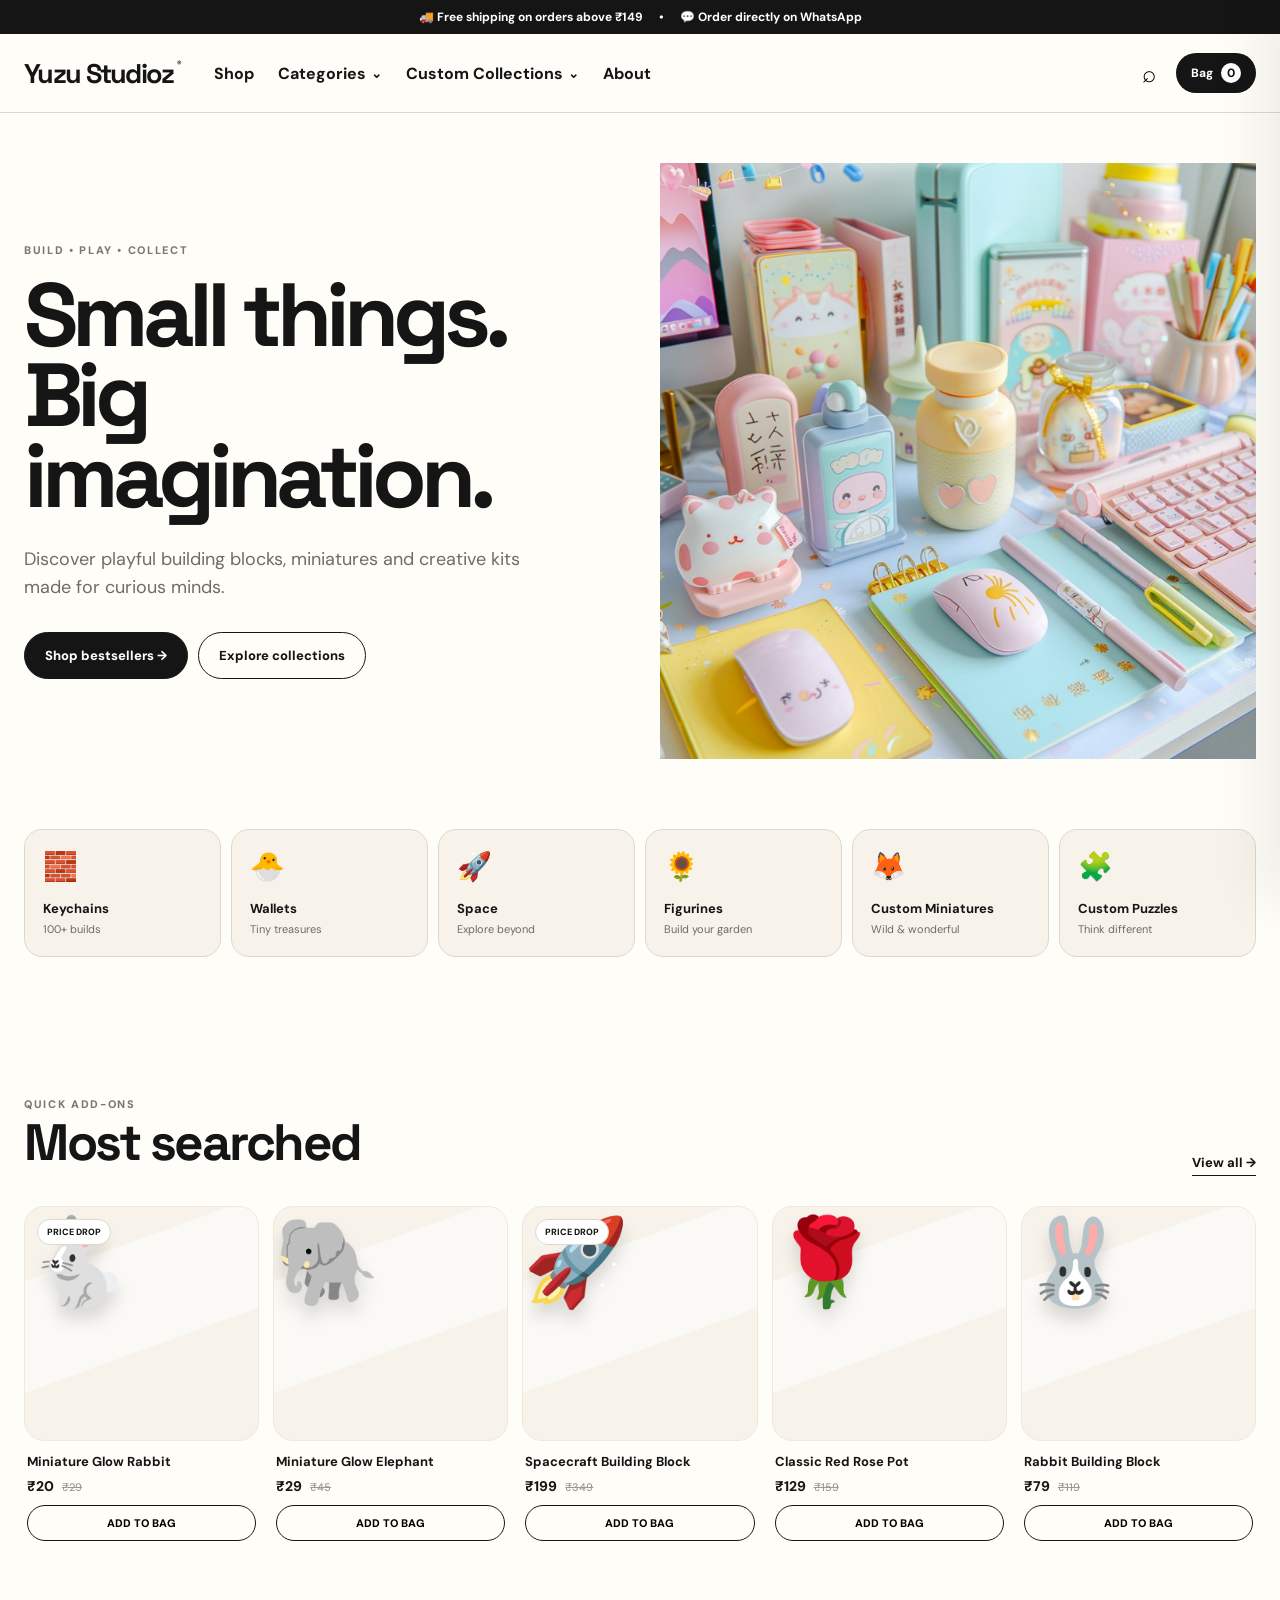
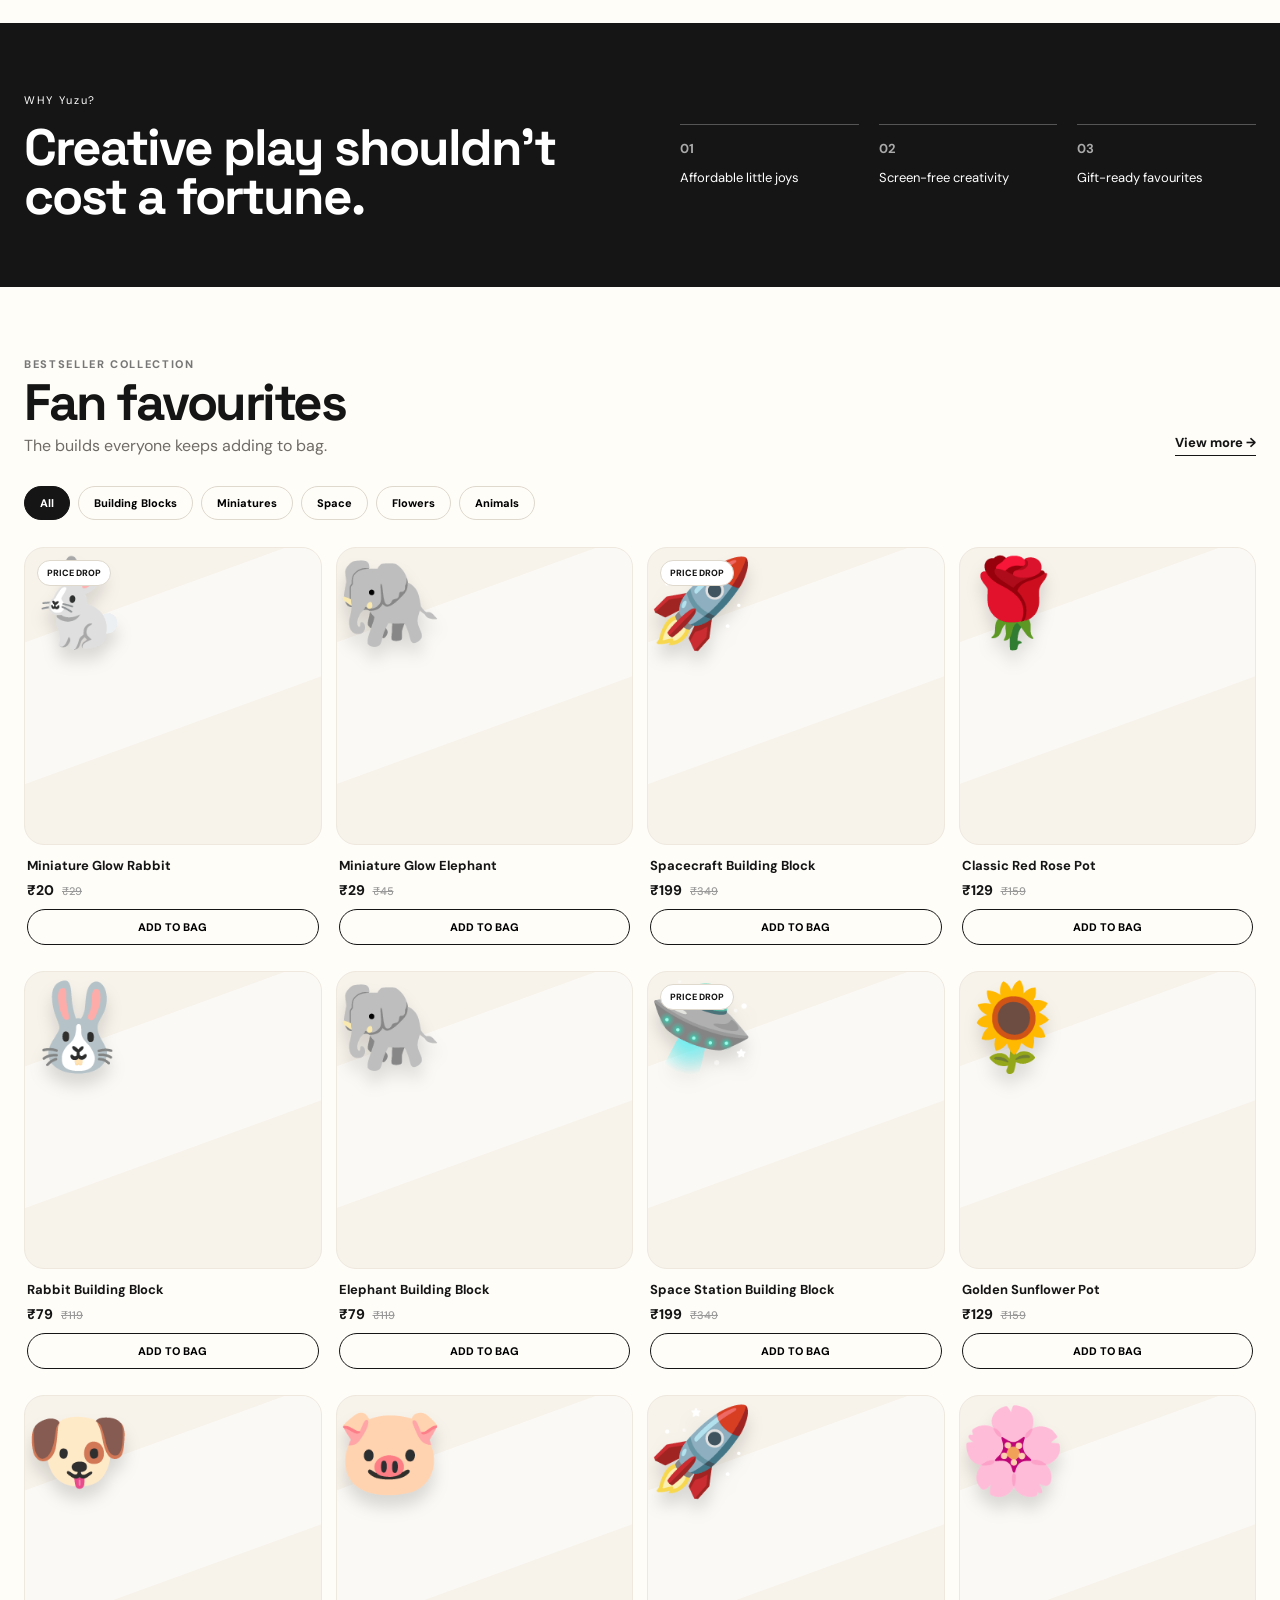
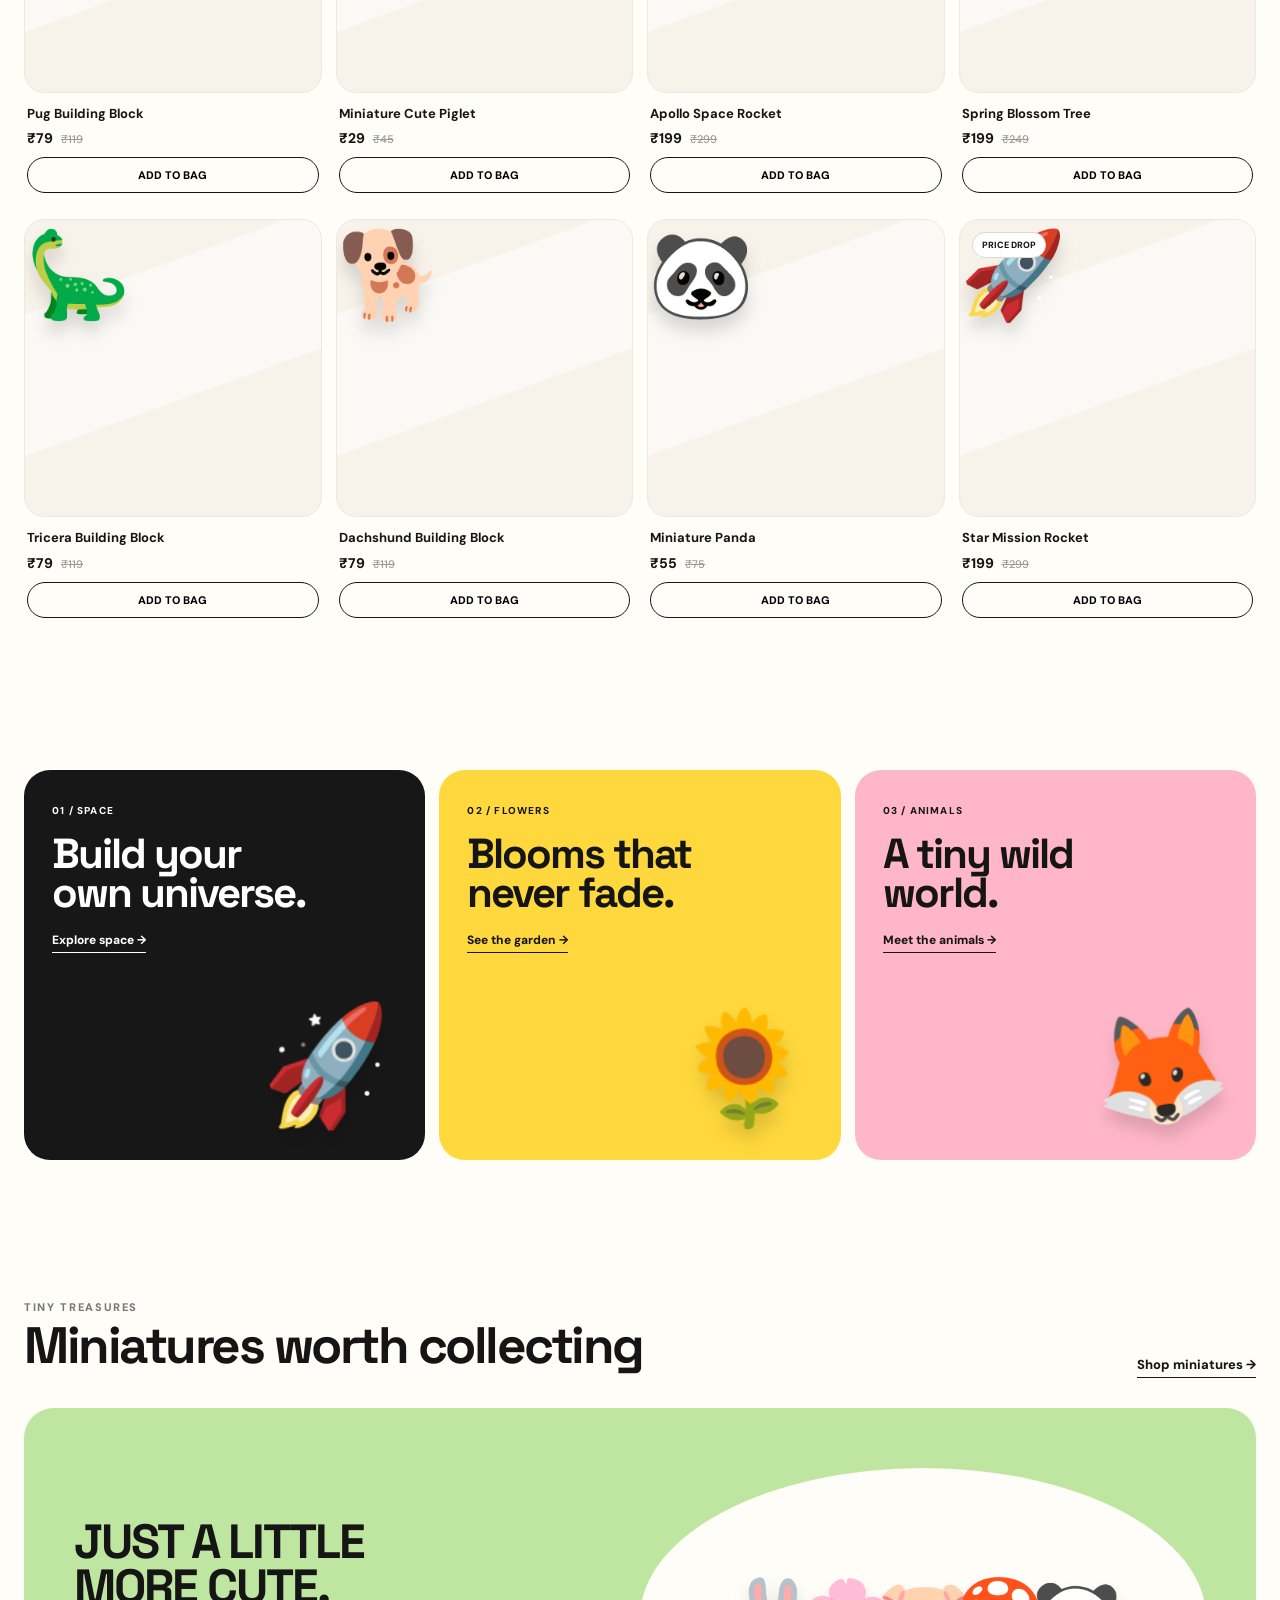
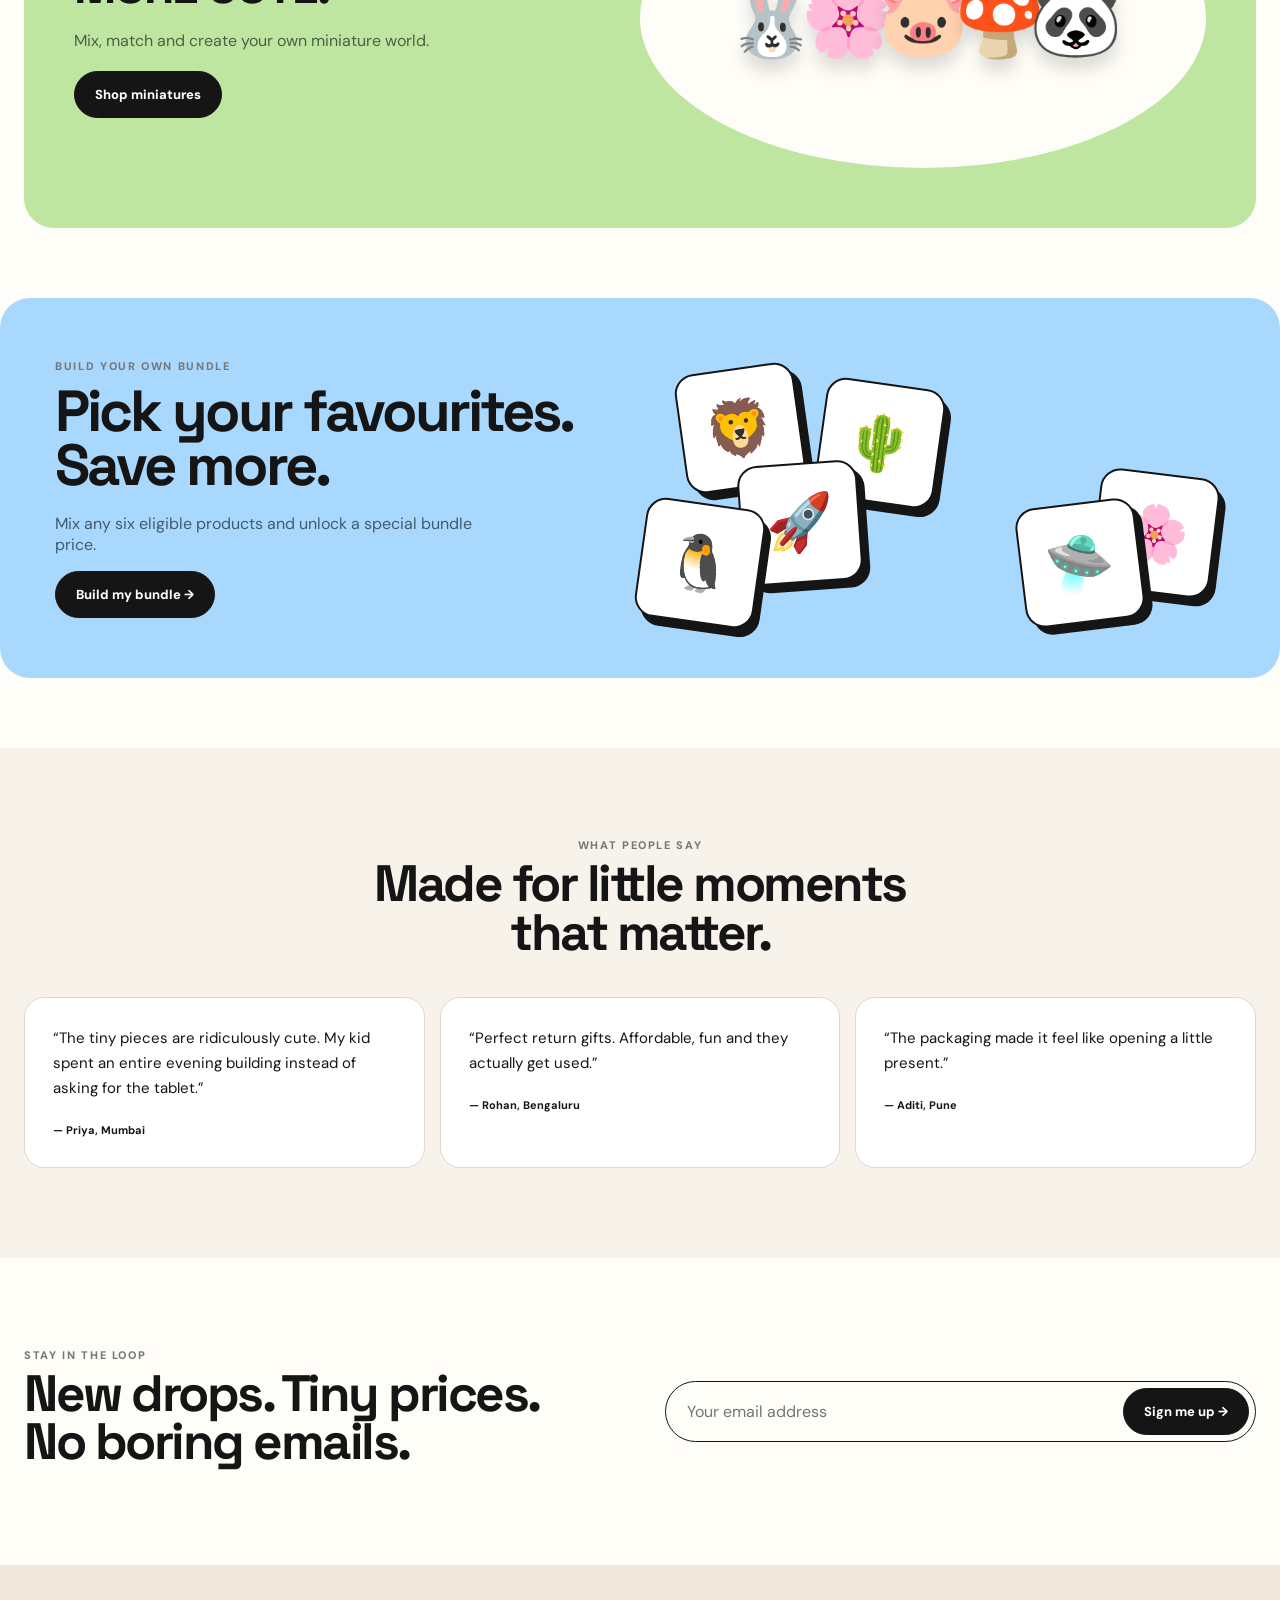
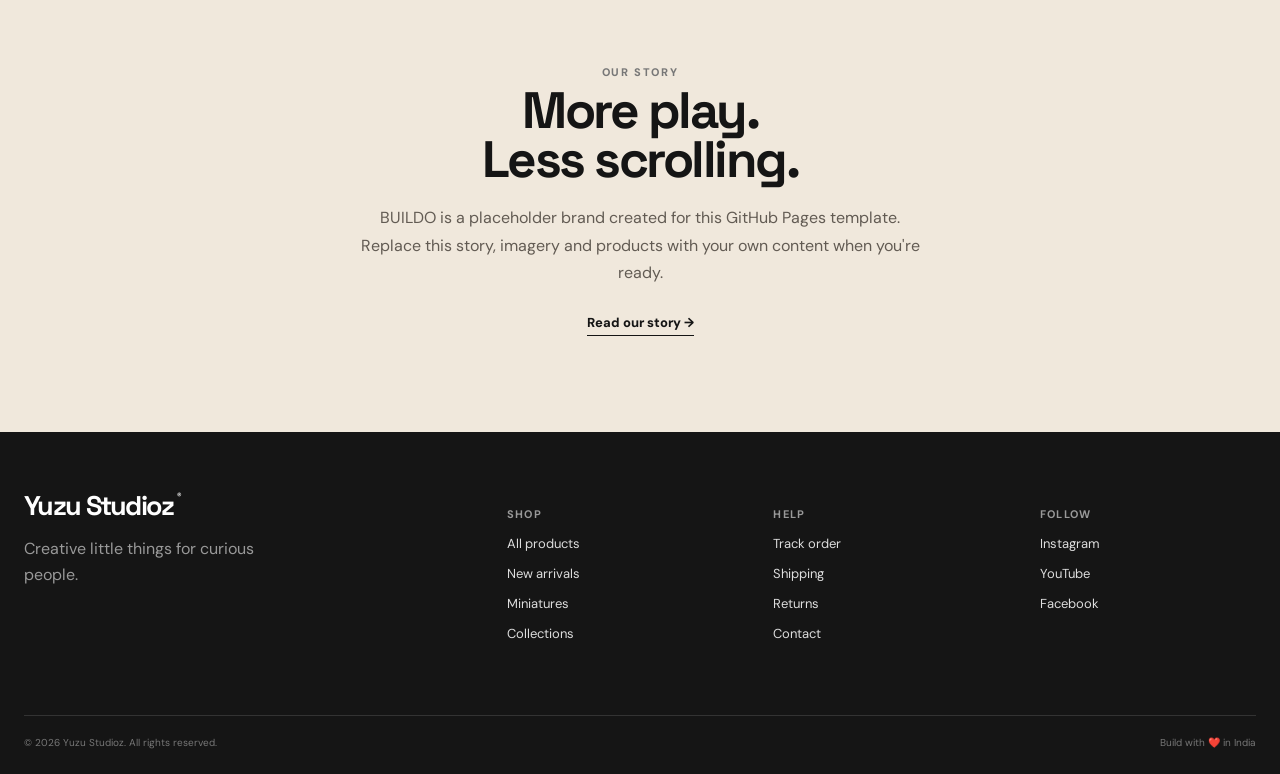
<file: index.html>
<!doctype html>
<html lang="en">
<head>
  <meta charset="utf-8">
  <meta name="viewport" content="width=device-width, initial-scale=1, viewport-fit=cover">
  <meta name="theme-color" content="#fffdf8">
  <meta name="description" content="Yuzu Studioz — Your Personal collection of creative accessories and collectibles. Explore our range of miniature models, building blocks, and more.">
  <title>Yuzu Studioz — Your Personal Collection</title>
  <link rel="preconnect" href="https://fonts.googleapis.com">
  <link rel="preconnect" href="https://fonts.gstatic.com" crossorigin>
  <link href="https://fonts.googleapis.com/css2?family=DM+Sans:wght@400;500;600;700;800&family=Space+Grotesk:wght@500;600;700&display=swap" rel="stylesheet">
  <link rel="stylesheet" href="assets/css/style.css">
  <meta property="og:image" content="assets/img/banner.png">
</head>
<body>
  <div class="announcement">
    <span>🚚 Free shipping on orders above ₹149</span>
    <span>•</span>
    <span>💬 Order directly on WhatsApp</span>
  </div>

  <header class="header">
    <div class="header-inner">
      <button id="mobileMenuBtn" class="icon-btn mobile-menu" type="button" aria-label="Open menu" aria-expanded="false">☰</button>
      <a class="logo" href="#top">Yuzu Studioz<span>®</span></a>

      <nav id="mainNav" class="main-nav" aria-label="Main navigation">
  <a href="shop.html">Shop</a>

  <details class="nav-dropdown">
    <summary>Categories <span>⌄</span></summary>
    <div class="dropdown-menu">
      <details class="submenu">
        <summary>Keychains <span>⌄</span></summary>
        <div class="submenu-menu">
          <a href="#">NFC keychains</a>
          <a href="#">Personalize Keychains</a>
          <a href="#">Key Organizers</a>
        </div>
      </details>
      <details class="submenu">
        <summary>Wallets <span>⌄</span></summary>
        <div class="submenu-menu">
          <a href="#">Card Holders</a>
        </div>
      </details>
      <details class="submenu">
        <summary>DIY Miniature toys <span>⌄</span></summary>
        <div class="submenu-menu">
          <a href="#">Car Models</a>
          <a href="#">Train Models</a>
          <a href="#">Plane Models</a>
        </div>
      </details>
      <details class="submenu">
        <summary>Space <span>⌄</span></summary>
        <div class="submenu-menu">
          <a href="#">Satellites</a>
          <a href="#">Rockets</a>
          <a href="#">Space Shuttles</a>
        </div>
      </details>
      <details class="submenu">
        <summary>Home Decor <span>⌄</span></summary>
        <div class="submenu-menu">
          <a href="#">Lamps</a>
          <a href="#">Pots</a>
          <a href="#">Desk Accessories</a>
          <a href="#">Coasters</a>
        </div>
      </details>
      <a href="#">Keycaps</a>
    </div>
  </details>

  <details class="nav-dropdown">
    <summary>Custom Collections <span>⌄</span></summary>
    <div class="dropdown-menu">
      <a href="#">Lithophanes (Custom)</a>
      <a href="#">Personal Miniature models (Custom)</a>
      <a href="#">Boxes (Custom)</a>
      <a href="#">HueForge (Custom)</a>
      <a href="#">Puzzles (Custom)</a>
    </div>
  </details>

  <a href="about.html">About</a>
</nav>

      <div class="header-actions">
        <button id="searchBtn" class="icon-btn" type="button" aria-label="Search">⌕</button>
        <button id="bagBtn" class="bag-btn" type="button">Bag <b id="cartCount">0</b></button>
      </div>
    </div>
  </header>

  <main id="top">
    <section class="hero">
      <div class="hero-copy">
        <div class="eyebrow">BUILD • PLAY • COLLECT</div>
        <h1>Small things.<br>Big imagination.</h1>
        <p>Discover playful building blocks, miniatures and creative kits made for curious minds.</p>
        <div class="hero-buttons">
          <a class="btn btn-dark" href="#">Shop bestsellers →</a>
          <a class="btn btn-light" href="#">Explore collections</a>
        </div>
      </div>
      <img src="assets/img/art.jpg" alt="Yuzu Studioz products" style="max-width: 100% !important; height: auto !important; box-sizing: border-box;">
      <!-- <div class="hero-art" aria-hidden="true">
        <div class="sun"></div>
        <div class="shape shape-a"></div>
        <div class="shape shape-b"></div>
        <div class="shape shape-c"></div>
        <div class="hero-card card-one">✿</div>
        <div class="hero-card card-two">🚀</div>
        <div class="hero-card card-three">🐻</div>
        <div class="hero-sticker">NEW<br>DROP!</div>
      </div> -->
    </section>

    <section class="quick-cats" id="collections" aria-label="Collections">
      <a href="#"><span>🧱</span><strong>Keychains</strong><small>100+ builds</small></a>
      <a href="#"><span>🐣</span><strong>Wallets</strong><small>Tiny treasures</small></a>
      <a href="#"><span>🚀</span><strong>Space</strong><small>Explore beyond</small></a>
      <a href="#"><span>🌻</span><strong>Figurines</strong><small>Build your garden</small></a>
      <a href="#"><span>🦊</span><strong>Custom Miniatures</strong><small>Wild & wonderful</small></a>
      <a href="#"><span>🧩</span><strong>Custom Puzzles</strong><small>Think different</small></a>
    </section>

    <section class="section" id="new">
      <div class="section-heading">
        <div>
          <div class="eyebrow">QUICK ADD-ONS</div>
          <h2>Most searched</h2>
        </div>
        <a href="#" class="text-link">View all →</a>
      </div>
      <div class="product-grid compact" id="mostSearched"></div>
    </section>

    <section class="band">
      <div>
        <span>WHY Yuzu?</span>
        <strong>Creative play shouldn't<br>cost a fortune.</strong>
      </div>
      <div class="band-points">
        <p><b>01</b> Affordable little joys</p>
        <p><b>02</b> Screen-free creativity</p>
        <p><b>03</b> Gift-ready favourites</p>
      </div>
    </section>

    <section class="section" id="products">
      <div class="section-heading">
        <div>
          <div class="eyebrow">BESTSELLER COLLECTION</div>
          <h2>Fan favourites</h2>
          <p class="sub">The builds everyone keeps adding to bag.</p>
        </div>
        <a href="#" class="text-link">View more →</a>
      </div>

      <div class="filter-row" id="filterRow">
        <button class="filter active" type="button" data-filter="all">All</button>
        <button class="filter" type="button" data-filter="blocks">Building Blocks</button>
        <button class="filter" type="button" data-filter="mini">Miniatures</button>
        <button class="filter" type="button" data-filter="space">Space</button>
        <button class="filter" type="button" data-filter="flowers">Flowers</button>
        <button class="filter" type="button" data-filter="animals">Animals</button>
      </div>

      <div class="product-grid" id="productGrid"></div>
    </section>

    <section class="feature-grid">
      <article class="feature feature-dark" id="space">
        <div><span>01 / SPACE</span><h3>Build your<br>own universe.</h3><a href="#">Explore space →</a></div>
        <div class="feature-emoji">🚀</div>
      </article>
      <article class="feature feature-yellow" id="flowers">
        <div><span>02 / FLOWERS</span><h3>Blooms that<br>never fade.</h3><a href="#">See the garden →</a></div>
        <div class="feature-emoji">🌻</div>
      </article>
      <article class="feature feature-pink" id="animals">
        <div><span>03 / ANIMALS</span><h3>A tiny wild<br>world.</h3><a href="#">Meet the animals →</a></div>
        <div class="feature-emoji">🦊</div>
      </article>
    </section>

    <section class="section" id="miniatures">
      <div class="section-heading">
        <div>
          <div class="eyebrow">TINY TREASURES</div>
          <h2>Miniatures worth collecting</h2>
        </div>
        <a href="#" class="text-link">Shop miniatures →</a>
      </div>
      <div class="mini-banner">
        <div>
          <span>JUST A LITTLE<br><b>MORE CUTE.</b></span>
          <p>Mix, match and create your own miniature world.</p>
          <a class="btn btn-dark" href="#">Shop miniatures</a>
        </div>
        <div class="mini-scene" aria-hidden="true"><span>🐰</span><span>🌸</span><span>🐷</span><span>🍄</span><span>🐼</span></div>
      </div>
    </section>

    <section class="bundle">
      <div class="bundle-copy">
        <div class="eyebrow">BUILD YOUR OWN BUNDLE</div>
        <h2>Pick your favourites.<br>Save more.</h2>
        <p>Mix any six eligible products and unlock a special bundle price.</p>
        <a class="btn btn-dark" href="#">Build my bundle →</a>
      </div>
      <div class="bundle-stack" aria-hidden="true"><span>🦁</span><span>🌵</span><span>🚀</span><span>🌸</span><span>🐧</span><span>🛸</span></div>
    </section>

    <section class="reviews">
      <div class="eyebrow">WHAT PEOPLE SAY</div>
      <h2>Made for little moments<br>that matter.</h2>
      <div class="review-row">
        <blockquote>“The tiny pieces are ridiculously cute. My kid spent an entire evening building instead of asking for the tablet.”<b>— Priya, Mumbai</b></blockquote>
        <blockquote>“Perfect return gifts. Affordable, fun and they actually get used.”<b>— Rohan, Bengaluru</b></blockquote>
        <blockquote>“The packaging made it feel like opening a little present.”<b>— Aditi, Pune</b></blockquote>
      </div>
    </section>

    <section class="newsletter">
      <div><div class="eyebrow">STAY IN THE LOOP</div><h2>New drops. Tiny prices.<br>No boring emails.</h2></div>
      <form id="newsletterForm"><input type="email" placeholder="Your email address" required><button class="btn btn-dark" type="submit">Sign me up →</button></form>
    </section>

    <section class="about" id="about">
      <div class="eyebrow">OUR STORY</div>
      <h2>More play.<br>Less scrolling.</h2>
      <p>BUILDO is a placeholder brand created for this GitHub Pages template. Replace this story, imagery and products with your own content when you're ready.</p>
      <a class="text-link" href="about.html">Read our story →</a>
    </section>
  </main>

  <footer>
    <div class="footer-top">
      <div><a class="logo" href="#top">Yuzu Studioz<span>®</span></a><p>Creative little things for curious people.</p></div>
      <div><h4>Shop</h4><a href="#">All products</a><a href="#">New arrivals</a><a href="#">Miniatures</a><a href="#">Collections</a></div>
      <div><h4>Help</h4><a href="#">Track order</a><a href="#">Shipping</a><a href="#">Returns</a><a href="#">Contact</a></div>
      <div><h4>Follow</h4><a href="#">Instagram</a><a href="#">YouTube</a><a href="#">Facebook</a></div>
    </div>
    <div class="footer-bottom"><span>© 2026 Yuzu Studioz. All rights reserved.</span><span>Build with ❤️ in India</span></div>
  </footer>

  <!-- Search -->
  <div class="search-overlay" id="searchOverlay" hidden>
    <button class="close" id="searchClose" type="button" aria-label="Close search">×</button>
    <div class="search-box">
      <input id="searchInput" type="search" placeholder="Search products..." autocomplete="off">
      <div id="searchResults"></div>
    </div>
  </div>

  <!-- Cart -->
  <aside class="cart-drawer" id="cartDrawer" aria-label="Shopping bag" aria-hidden="true">
    <div class="cart-head"><h2>Your bag</h2><button id="cartClose" type="button" aria-label="Close bag">×</button></div>
    <div id="cartItems" class="cart-items"></div>
    <div class="cart-footer">
      <div><span>Subtotal</span><strong id="cartTotal">₹0</strong></div>
      <button id="checkoutBtn" class="btn btn-dark full" type="button">Checkout →</button>
      <small>Orders are confirmed through WhatsApp.</small>
    </div>
  </aside>
  <div class="drawer-backdrop" id="backdrop" hidden></div>

  <!-- WhatsApp checkout -->
  <div class="checkout-modal" id="checkoutModal" hidden>
    <div class="checkout-box" role="dialog" aria-modal="true" aria-labelledby="checkoutTitle">
      <button class="checkout-close" id="checkoutClose" type="button" aria-label="Close checkout">×</button>
      <div class="eyebrow">WHATSAPP CHECKOUT</div>
      <h2 id="checkoutTitle">Almost there.</h2>
      <p class="checkout-note">Enter your delivery details and we'll prepare the order in WhatsApp.</p>
      <form id="checkoutForm">
        <label>Name<input id="customerName" type="text" placeholder="Your name" autocomplete="name" required></label>
        <label>Phone<input id="customerPhone" type="tel" inputmode="tel" placeholder="Your phone number" autocomplete="tel" required></label>
        <label>Delivery address<textarea id="customerAddress" rows="3" placeholder="House / flat, street, city, PIN code" autocomplete="street-address" required></textarea></label>
        <button class="btn btn-dark full" type="submit">Continue to WhatsApp →</button>
      </form>
      <small>Your cart and details will be included in the WhatsApp message.</small>
    </div>
  </div>

  <div class="toast" id="toast" role="status" aria-live="polite"></div>

  <script src="assets/js/app.js?v=3"></script>
</body>
</html>
</file>
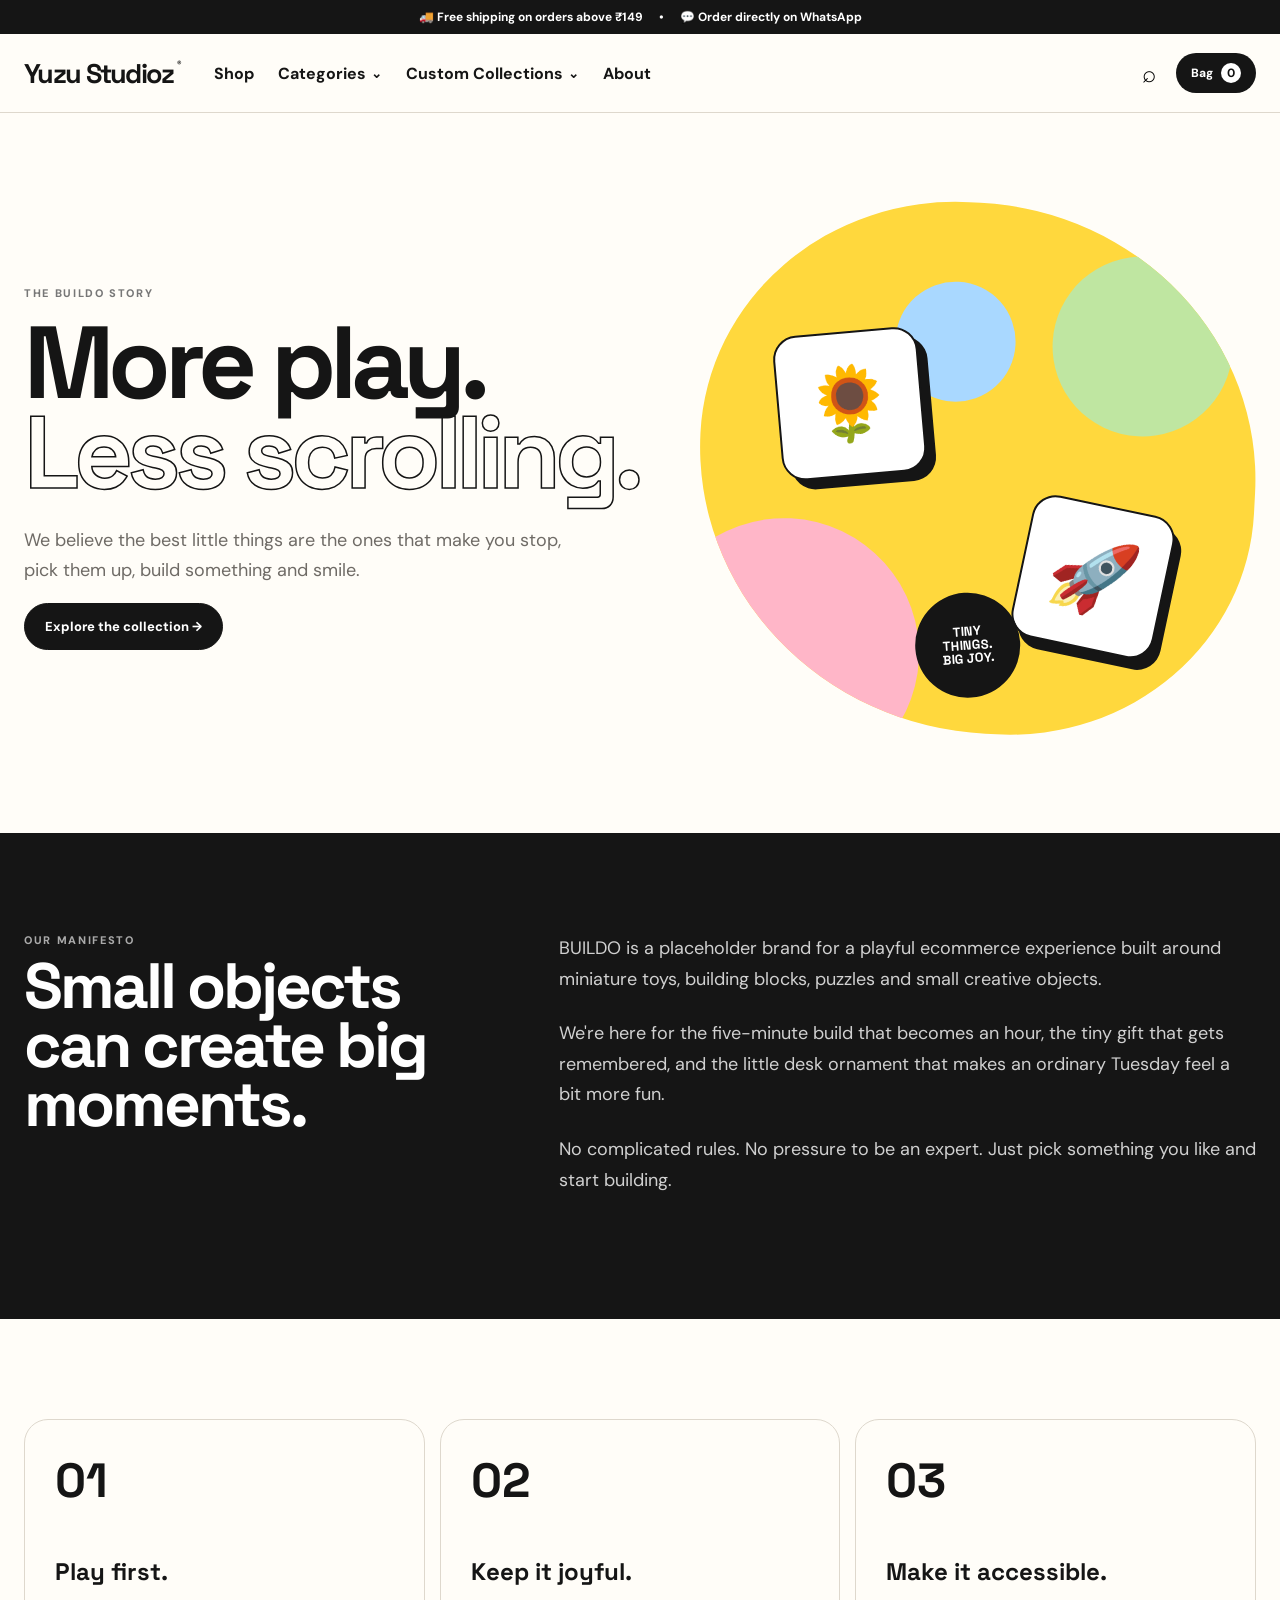
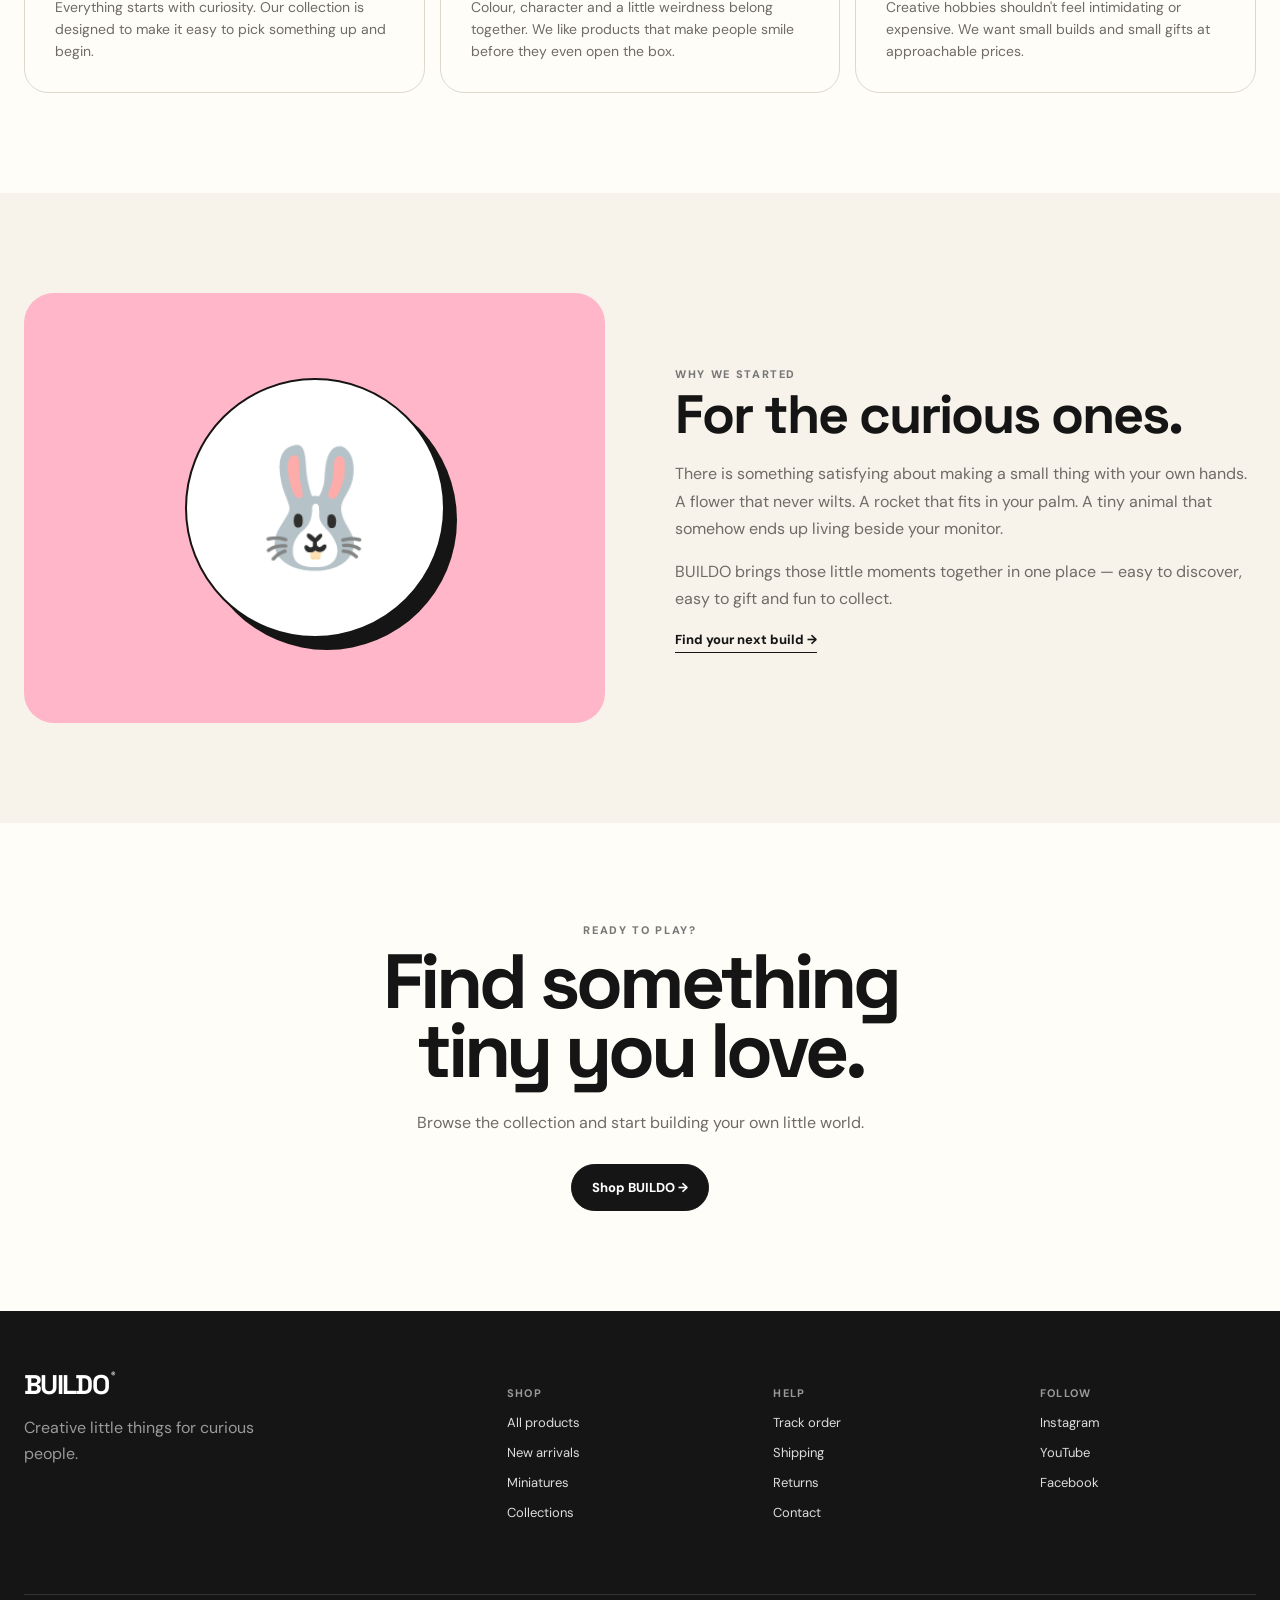
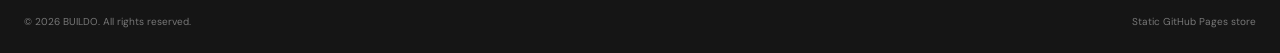
<file: about.html>
<!doctype html>
<html lang="en">
<head>
  <meta charset="utf-8">
  <meta name="viewport" content="width=device-width, initial-scale=1, viewport-fit=cover">
  <meta name="theme-color" content="#fffdf8">
  <meta name="description" content="Yuzu Studioz — Your Personal collection of creative accessories and collectibles. Explore our range of miniature models, building blocks, and more.">
  <title>Yuzu Studioz — Your Personal Collection</title>
  <link rel="preconnect" href="https://fonts.googleapis.com">
  <link rel="preconnect" href="https://fonts.gstatic.com" crossorigin>
  <link href="https://fonts.googleapis.com/css2?family=DM+Sans:wght@400;500;600;700;800&family=Space+Grotesk:wght@500;600;700&display=swap" rel="stylesheet">
  <link rel="stylesheet" href="assets/css/style.css">
  <meta property="og:image" content="assets/img/banner.png">
</head>
<body>
  <div class="announcement">
    <span>🚚 Free shipping on orders above ₹149</span><span>•</span><span>💬 Order directly on WhatsApp</span>
  </div>

  <header class="header">
    <div class="header-inner">
      <button id="mobileMenuBtn" class="icon-btn mobile-menu" type="button" aria-label="Open menu" aria-expanded="false">☰</button>
      <a class="logo" href="index.html">Yuzu Studioz<span>®</span></a>

      <nav id="mainNav" class="main-nav" aria-label="Main navigation">
  <a href="shop.html">Shop</a>

  <details class="nav-dropdown">
    <summary>Categories <span>⌄</span></summary>
    <div class="dropdown-menu">
      <details class="submenu">
        <summary>Keychains <span>⌄</span></summary>
        <div class="submenu-menu">
          <a href="#">NFC keychains</a>
          <a href="#">Personalize Keychains</a>
          <a href="#">Key Organizers</a>
        </div>
      </details>
      <details class="submenu">
        <summary>Wallets <span>⌄</span></summary>
        <div class="submenu-menu">
          <a href="#">Card Holders</a>
        </div>
      </details>
      <details class="submenu">
        <summary>DIY Miniature toys <span>⌄</span></summary>
        <div class="submenu-menu">
          <a href="#">Car Models</a>
          <a href="#">Train Models</a>
          <a href="#">Plane Models</a>
        </div>
      </details>
      <details class="submenu">
        <summary>Space <span>⌄</span></summary>
        <div class="submenu-menu">
          <a href="#">Satellites</a>
          <a href="#">Rockets</a>
          <a href="#">Space Shuttles</a>
        </div>
      </details>
      <details class="submenu">
        <summary>Home Decor <span>⌄</span></summary>
        <div class="submenu-menu">
          <a href="#">Lamps</a>
          <a href="#">Pots</a>
          <a href="#">Desk Accessories</a>
          <a href="#">Coasters</a>
        </div>
      </details>
      <a href="#">Keycaps</a>
    </div>
  </details>

  <details class="nav-dropdown">
    <summary>Custom Collections <span>⌄</span></summary>
    <div class="dropdown-menu">
      <a href="#">Lithophanes (Custom)</a>
      <a href="#">Personal Miniature models (Custom)</a>
      <a href="#">Boxes (Custom)</a>
      <a href="#">HueForge (Custom)</a>
      <a href="#">Puzzles (Custom)</a>
    </div>
  </details>

  <a href="about.html">About</a>
</nav>

      <div class="header-actions">
        <button id="searchBtn" class="icon-btn" type="button" aria-label="Search">⌕</button>
        <button id="bagBtn" class="bag-btn" type="button">Bag <b id="cartCount">0</b></button>
      </div>
    </div>
  </header>

  <main>
    <section class="about-hero">
      <div>
        <div class="eyebrow">THE BUILDO STORY</div>
        <h1>More play.<br><em>Less scrolling.</em></h1>
        <p>We believe the best little things are the ones that make you stop, pick them up, build something and smile.</p>
        <a class="btn btn-dark" href="index.html#products">Explore the collection →</a>
      </div>
      <div class="about-art" aria-hidden="true">
        <div class="blob one"></div><div class="blob two"></div><div class="blob three"></div>
        <div class="tile a">🌻</div><div class="tile b">🚀</div>
        <div class="sticker">TINY<br>THINGS.<br>BIG JOY.</div>
      </div>
    </section>

    <section class="manifesto">
      <div class="manifesto-inner">
        <div>
          <div class="eyebrow" style="color:#aaa">OUR MANIFESTO</div>
          <h2>Small objects can create big moments.</h2>
        </div>
        <div class="manifesto-copy">
          <p>BUILDO is a placeholder brand for a playful ecommerce experience built around miniature toys, building blocks, puzzles and small creative objects.</p>
          <p>We're here for the five-minute build that becomes an hour, the tiny gift that gets remembered, and the little desk ornament that makes an ordinary Tuesday feel a bit more fun.</p>
          <p>No complicated rules. No pressure to be an expert. Just pick something you like and start building.</p>
        </div>
      </div>
    </section>

    <section class="numbers">
      <article class="number-card">
        <b>01</b>
        <h3>Play first.</h3>
        <p>Everything starts with curiosity. Our collection is designed to make it easy to pick something up and begin.</p>
      </article>
      <article class="number-card">
        <b>02</b>
        <h3>Keep it joyful.</h3>
        <p>Colour, character and a little weirdness belong together. We like products that make people smile before they even open the box.</p>
      </article>
      <article class="number-card">
        <b>03</b>
        <h3>Make it accessible.</h3>
        <p>Creative hobbies shouldn't feel intimidating or expensive. We want small builds and small gifts at approachable prices.</p>
      </article>
    </section>

    <section class="story-split">
      <div class="story-inner">
        <div class="story-visual" aria-hidden="true">
          <div class="circle">🐰</div>
        </div>
        <div class="story-copy">
          <div class="eyebrow">WHY WE STARTED</div>
          <h2>For the curious ones.</h2>
          <p>There is something satisfying about making a small thing with your own hands. A flower that never wilts. A rocket that fits in your palm. A tiny animal that somehow ends up living beside your monitor.</p>
          <p>BUILDO brings those little moments together in one place — easy to discover, easy to gift and fun to collect.</p>
          <a class="text-link" href="index.html#products">Find your next build →</a>
        </div>
      </div>
    </section>

    <section class="about-cta">
      <div class="eyebrow">READY TO PLAY?</div>
      <h2>Find something<br>tiny you love.</h2>
      <p>Browse the collection and start building your own little world.</p>
      <a class="btn btn-dark" href="index.html#products">Shop BUILDO →</a>
    </section>
  </main>

  <footer>
    <div class="footer-top">
      <div><a class="logo" href="index.html">BUILDO<span>®</span></a><p>Creative little things for curious people.</p></div>
      <div><h4>Shop</h4><a href="index.html#products">All products</a><a href="index.html#new">New arrivals</a><a href="index.html#miniatures">Miniatures</a><a href="index.html#collections">Collections</a></div>
      <div><h4>Help</h4><a href="#">Track order</a><a href="#">Shipping</a><a href="#">Returns</a><a href="#">Contact</a></div>
      <div><h4>Follow</h4><a href="#">Instagram</a><a href="#">YouTube</a><a href="#">Facebook</a></div>
    </div>
    <div class="footer-bottom"><span>© 2026 BUILDO. All rights reserved.</span><span>Static GitHub Pages store</span></div>
  </footer>

  <script>
    const menu = document.getElementById("mainNav");
    const menuBtn = document.getElementById("mobileMenuBtn");
    menuBtn?.addEventListener("click", () => {
      const open = menu.classList.toggle("mobile-open");
      menuBtn.setAttribute("aria-expanded", String(open));
    });
    document.querySelectorAll("#mainNav a").forEach(a => a.addEventListener("click", () => {
      menu?.classList.remove("mobile-open");
      menuBtn?.setAttribute("aria-expanded", "false");
    }));
  </script>
</body>
</html>
</file>
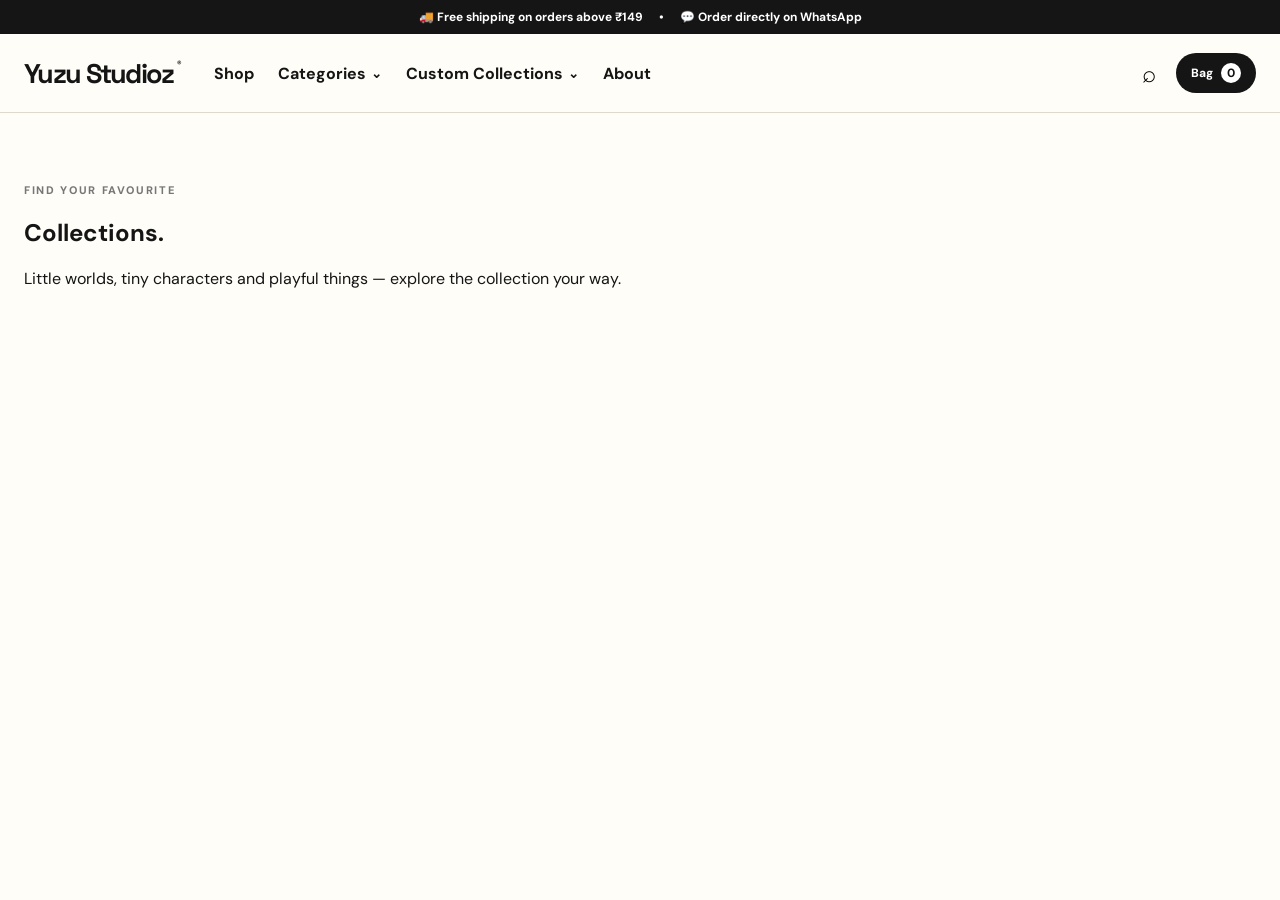
<file: collections.html>
<!doctype html>
<html lang="en">
<head>
  <meta charset="utf-8">
  <meta name="viewport" content="width=device-width, initial-scale=1, viewport-fit=cover">
  <meta name="theme-color" content="#fffdf8">
  <meta name="description" content="Yuzu Studioz — Your Personal collection of creative accessories and collectibles. Explore our range of miniature models, building blocks, and more.">
  <title>Yuzu Studioz — Your Personal Collection</title>
  <link rel="preconnect" href="https://fonts.googleapis.com">
  <link rel="preconnect" href="https://fonts.gstatic.com" crossorigin>
  <link href="https://fonts.googleapis.com/css2?family=DM+Sans:wght@400;500;600;700;800&family=Space+Grotesk:wght@500;600;700&display=swap" rel="stylesheet">
  <link rel="stylesheet" href="assets/css/style.css">
  <meta property="og:image" content="assets/img/banner.png">
</head>
<body>
  <div class="announcement">
    <span>🚚 Free shipping on orders above ₹149</span>
    <span>•</span>
    <span>💬 Order directly on WhatsApp</span>
  </div>

  <header class="header">
    <div class="header-inner">
      <button id="mobileMenuBtn" class="icon-btn mobile-menu" type="button" aria-label="Open menu" aria-expanded="false">☰</button>
      <a class="logo" href="index.html">Yuzu Studioz<span>®</span></a>

      <nav id="mainNav" class="main-nav" aria-label="Main navigation">
  <a href="shop.html">Shop</a>

  <details class="nav-dropdown">
    <summary>Categories <span>⌄</span></summary>
    <div class="dropdown-menu">
      <details class="submenu">
        <summary>Keychains <span>⌄</span></summary>
        <div class="submenu-menu">
          <a href="#">NFC keychains</a>
          <a href="#">Personalize Keychains</a>
          <a href="#">Key Organizers</a>
        </div>
      </details>
      <details class="submenu">
        <summary>Wallets <span>⌄</span></summary>
        <div class="submenu-menu">
          <a href="#">Card Holders</a>
        </div>
      </details>
      <details class="submenu">
        <summary>DIY Miniature toys <span>⌄</span></summary>
        <div class="submenu-menu">
          <a href="#">Car Models</a>
          <a href="#">Train Models</a>
          <a href="#">Plane Models</a>
        </div>
      </details>
      <details class="submenu">
        <summary>Space <span>⌄</span></summary>
        <div class="submenu-menu">
          <a href="#">Satellites</a>
          <a href="#">Rockets</a>
          <a href="#">Space Shuttles</a>
        </div>
      </details>
      <details class="submenu">
        <summary>Home Decor <span>⌄</span></summary>
        <div class="submenu-menu">
          <a href="#">Lamps</a>
          <a href="#">Pots</a>
          <a href="#">Desk Accessories</a>
          <a href="#">Coasters</a>
        </div>
      </details>
      <a href="#">Keycaps</a>
    </div>
  </details>

  <details class="nav-dropdown">
    <summary>Custom Collections <span>⌄</span></summary>
    <div class="dropdown-menu">
      <a href="#">Lithophanes (Custom)</a>
      <a href="#">Personal Miniature models (Custom)</a>
      <a href="#">Boxes (Custom)</a>
      <a href="#">HueForge (Custom)</a>
      <a href="#">Puzzles (Custom)</a>
    </div>
  </details>

  <a href="about.html">About</a>
</nav>

      <div class="header-actions">
        <button id="searchBtn" class="icon-btn" type="button" aria-label="Search">⌕</button>
        <button id="bagBtn" class="bag-btn" type="button">Bag <b id="cartCount">0</b></button>
      </div>
    </div>
  </header>
  <main id="top">
    <section class="section collections-page">
      <div class="section-heading collections-heading">
        <div>
          <div class="eyebrow">FIND YOUR FAVOURITE</div>
          <h1>Collections.</h1>
          <p>Little worlds, tiny characters and playful things — explore the collection your way.</p>
        </div>
      </div>

      <div id="collectionsGrid" class="collections-grid" aria-live="polite"></div>
    </section>
  </main>

  <script src="assets/js/app.js?v=5"></script>
</body>
</html>
</file>
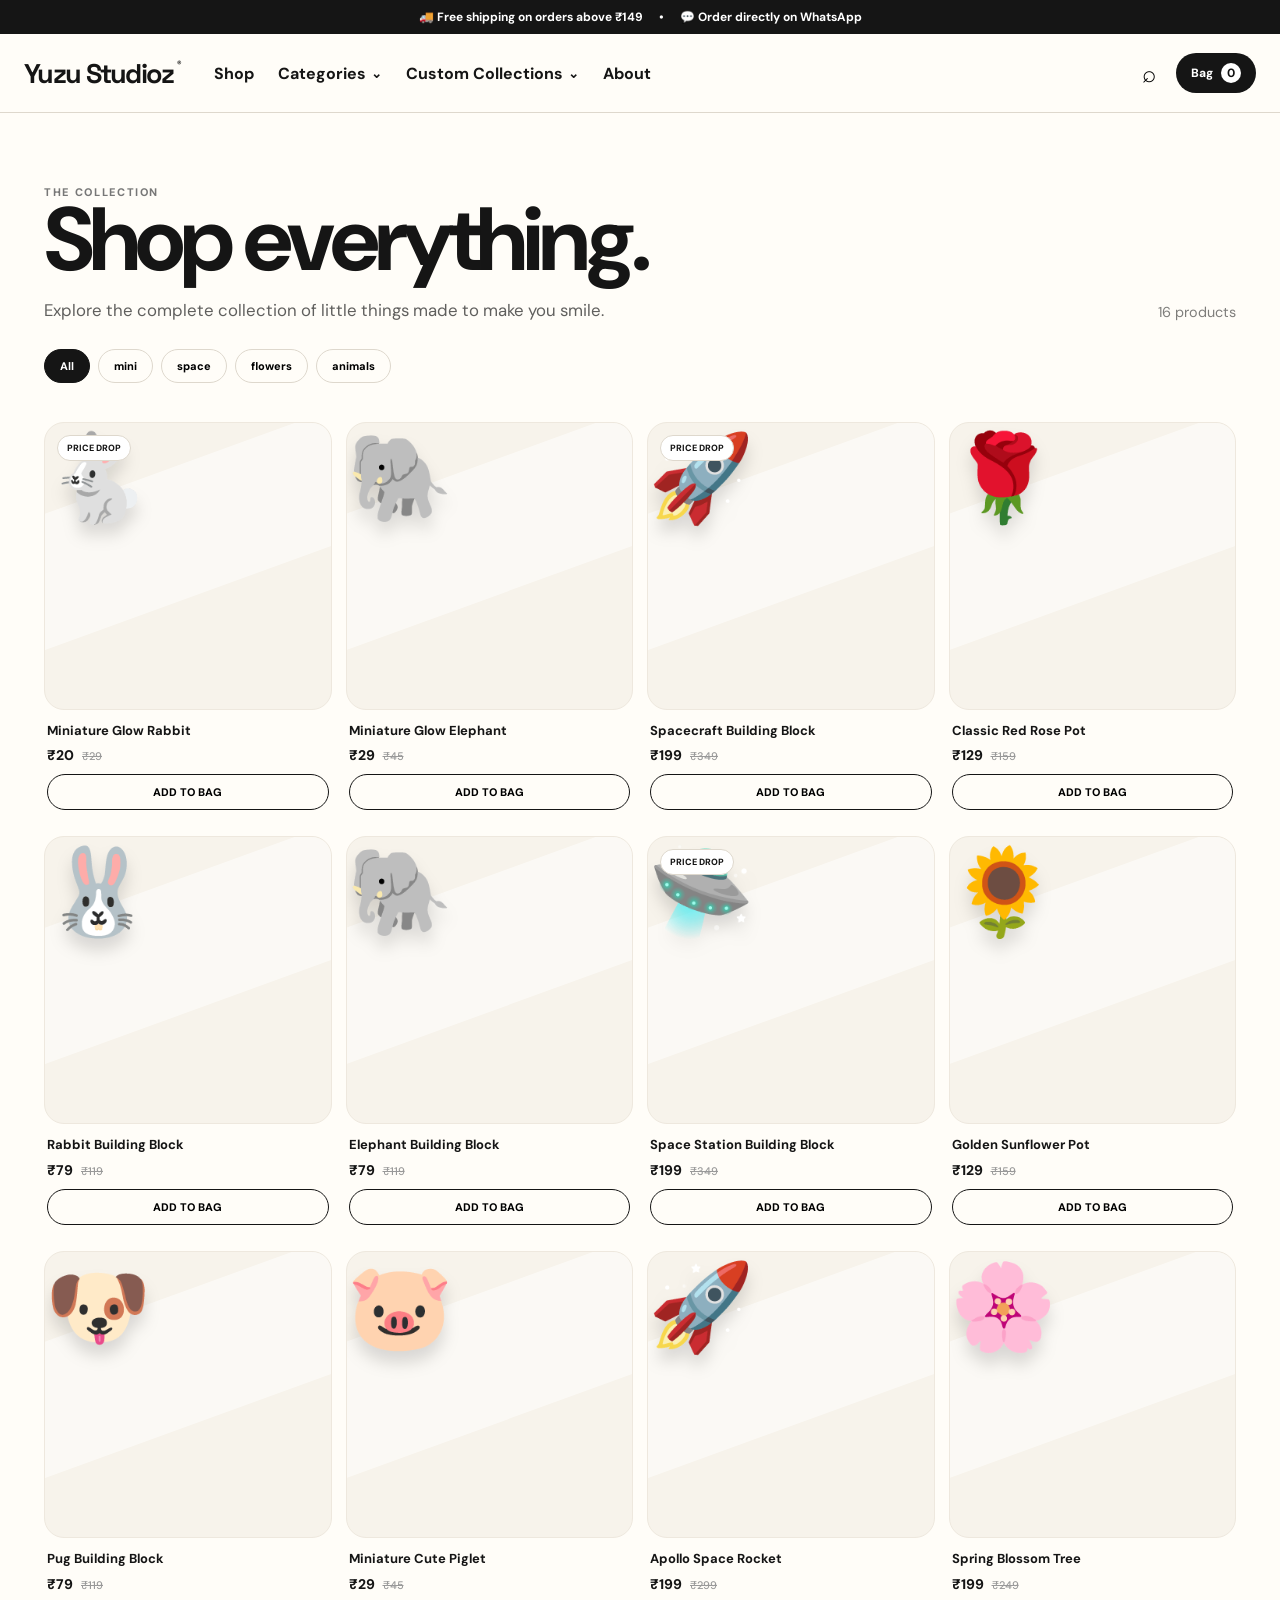
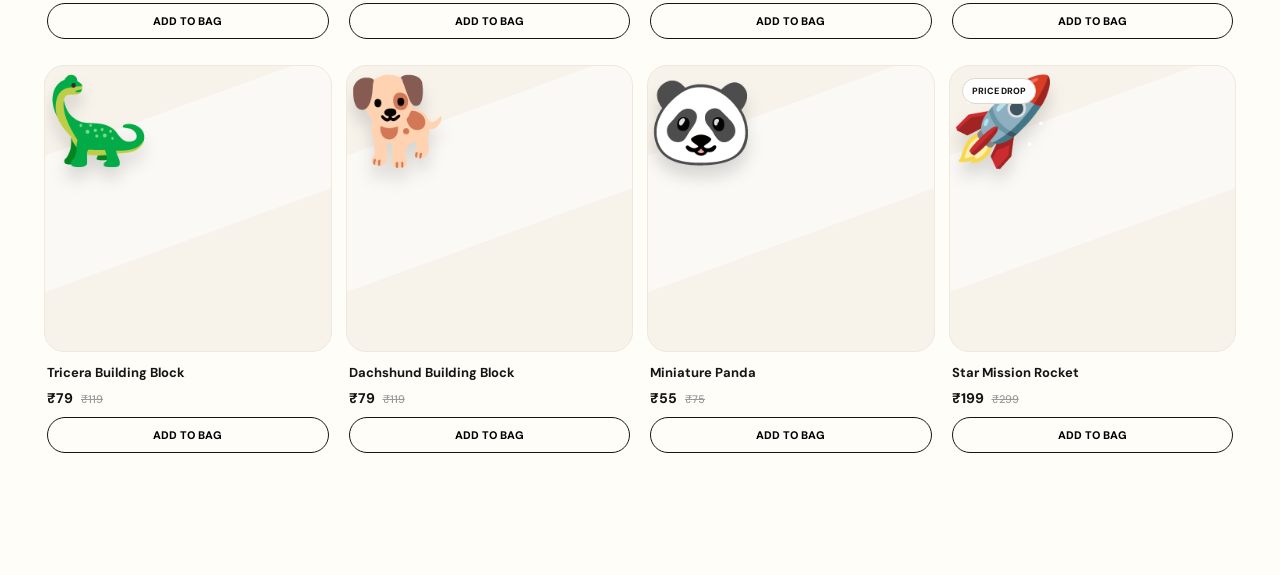
<file: shop.html>
<!doctype html>
<html lang="en">
<head>
  <meta charset="utf-8">
  <meta name="viewport" content="width=device-width, initial-scale=1, viewport-fit=cover">
  <meta name="theme-color" content="#fffdf8">
  <meta name="description" content="Yuzu Studioz — Your Personal collection of creative accessories and collectibles. Explore our range of miniature models, building blocks, and more.">
  <title>Yuzu Studioz — Your Personal Collection</title>
  <link rel="preconnect" href="https://fonts.googleapis.com">
  <link rel="preconnect" href="https://fonts.gstatic.com" crossorigin>
  <link href="https://fonts.googleapis.com/css2?family=DM+Sans:wght@400;500;600;700;800&family=Space+Grotesk:wght@500;600;700&display=swap" rel="stylesheet">
  <link rel="stylesheet" href="assets/css/style.css">
  <meta property="og:image" content="assets/img/banner.png">
</head>
<body>
  <div class="announcement">
    <span>🚚 Free shipping on orders above ₹149</span>
    <span>•</span>
    <span>💬 Order directly on WhatsApp</span>
  </div>

  <header class="header">
    <div class="header-inner">
      <button id="mobileMenuBtn" class="icon-btn mobile-menu" type="button" aria-label="Open menu" aria-expanded="false">☰</button>
      <a class="logo" href="index.html">Yuzu Studioz<span>®</span></a>

      <nav id="mainNav" class="main-nav" aria-label="Main navigation">
  <a href="shop.html">Shop</a>

  <details class="nav-dropdown">
    <summary>Categories <span>⌄</span></summary>
    <div class="dropdown-menu">
      <details class="submenu">
        <summary>Keychains <span>⌄</span></summary>
        <div class="submenu-menu">
          <a href="#">NFC keychains</a>
          <a href="#">Personalize Keychains</a>
          <a href="#">Key Organizers</a>
        </div>
      </details>
      <details class="submenu">
        <summary>Wallets <span>⌄</span></summary>
        <div class="submenu-menu">
          <a href="#">Card Holders</a>
        </div>
      </details>
      <details class="submenu">
        <summary>DIY Miniature toys <span>⌄</span></summary>
        <div class="submenu-menu">
          <a href="#">Car Models</a>
          <a href="#">Train Models</a>
          <a href="#">Plane Models</a>
        </div>
      </details>
      <details class="submenu">
        <summary>Space <span>⌄</span></summary>
        <div class="submenu-menu">
          <a href="#">Satellites</a>
          <a href="#">Rockets</a>
          <a href="#">Space Shuttles</a>
        </div>
      </details>
      <details class="submenu">
        <summary>Home Decor <span>⌄</span></summary>
        <div class="submenu-menu">
          <a href="#">Lamps</a>
          <a href="#">Pots</a>
          <a href="#">Desk Accessories</a>
          <a href="#">Coasters</a>
        </div>
      </details>
      <a href="#">Keycaps</a>
    </div>
  </details>

  <details class="nav-dropdown">
    <summary>Custom Collections <span>⌄</span></summary>
    <div class="dropdown-menu">
      <a href="#">Lithophanes (Custom)</a>
      <a href="#">Personal Miniature models (Custom)</a>
      <a href="#">Boxes (Custom)</a>
      <a href="#">HueForge (Custom)</a>
      <a href="#">Puzzles (Custom)</a>
    </div>
  </details>

  <a href="about.html">About</a>
</nav>

      <div class="header-actions">
        <button id="searchBtn" class="icon-btn" type="button" aria-label="Search">⌕</button>
        <button id="bagBtn" class="bag-btn" type="button">Bag <b id="cartCount">0</b></button>
      </div>
    </div>
  </header>

  <main id="top">
    <section class="section shop-page">
      <div class="section-heading shop-heading">
        <div>
          <div class="eyebrow">THE COLLECTION</div>
          <h1>Shop everything.</h1>
          <p>Explore the complete collection of little things made to make you smile.</p>
        </div>
        <div id="shopCount" class="shop-count"></div>
      </div>

      <div id="shopFilters" class="filter-row shop-filters">
        <button class="filter active" data-shop-filter="all">All</button>
      </div>

      <div id="shopGrid" class="product-grid"></div>
    </section>
  </main>

  <script src="assets/js/app.js?v=4"></script>
</body>
</html>
</file>
<file: assets/css/style.css>
:root {
  --ink: #151515;
  --muted: #6f6b66;
  --cream: #f7f3eb;
  --paper: #fffdf8;
  --line: #ded8cd;
  --yellow: #ffd83d;
  --pink: #ffb6c8;
  --green: #bfe6a1;
  --blue: #a9d8ff;
  --max: 1280px
}

* {
  box-sizing: border-box
}

html {
  scroll-behavior: smooth
}

body {
  margin: 0;
  color: var(--ink);
  background: var(--paper);
  font-family: "DM Sans", Arial, sans-serif
}

body.modal-open {
  overflow: hidden
}

a {
  color: inherit;
  text-decoration: none
}

button,
input,
textarea {
  font: inherit
}

.announcement {
  height: 34px;
  background: #151515;
  color: #fff;
  display: flex;
  justify-content: center;
  align-items: center;
  gap: 16px;
  font-size: 12px;
  font-weight: 700
}

.header {
  position: sticky;
  top: 0;
  z-index: 50;
  background: #fffdf8ee;
  backdrop-filter: blur(12px);
  border-bottom: 1px solid var(--line)
}

.header-inner {
  height: 78px;
  max-width: var(--max);
  margin: auto;
  padding: 0 24px;
  display: flex;
  align-items: center;
  gap: 34px
}

.logo {
  font: 800 27px/1 "Space Grotesk";
  letter-spacing: -1.7px;
  white-space: nowrap
}

.logo span {
  font: 600 9px/1 "DM Sans";
  vertical-align: top;
  margin-left: 3px
}

.main-nav {
  display: flex;
  align-items: center;
  gap: 24px;
  font-weight: 700;
  flex: 1
}

.main-nav>a,
.main-nav>.nav-dropdown>summary {
  padding: 30px 0;
}

.nav-dropdown {
  position: relative;
  padding: 0;
}

.nav-dropdown>summary,
.submenu>summary {
  list-style: none;
  cursor: pointer;
  display: inline-flex;
  align-items: center;
  gap: 5px;
}

.nav-dropdown>summary::-webkit-details-marker,
.submenu>summary::-webkit-details-marker {
  display: none;
}

.nav-dropdown>summary span,
.submenu>summary span {
  font-size: 13px;
  transition: transform .2s ease;
}

.nav-dropdown[open]>summary span,
.submenu[open]>summary span {
  transform: rotate(180deg);
}

.dropdown-menu {
  display: none;
  position: absolute;
  top: 100%;
  left: 0;
  margin: 0;
  background: #fff;
  border: 1px solid var(--line);
  padding: 12px;
  min-width: 235px;
  border-radius: 14px;
  box-shadow: 0 15px 35px #00000012;
  z-index: 50;
}

.nav-dropdown[open]>.dropdown-menu {
  display: block;
}

.dropdown-menu>a,
.submenu>summary {
  display: flex;
  width: 100%;
  box-sizing: border-box;
  padding: 10px;
  border-radius: 8px;
  font-size: 13px;
  justify-content: space-between;
}

.dropdown-menu>a:hover,
.submenu>summary:hover {
  background: var(--cream);
}

.submenu {
  position: relative;
}

.submenu-menu {
  display: none;
  padding: 0 0 4px 12px;
}

.submenu[open]>.submenu-menu {
  display: block;
}

.submenu-menu a {
  display: block;
  padding: 8px 10px;
  border-radius: 8px;
  font-size: 12px;
  font-weight: 600;
  color: var(--muted);
}

.submenu-menu a:hover {
  background: var(--cream);
  color: var(--ink);
}

.header-actions {
  display: flex;
  align-items: center;
  gap: 8px
}

.icon-btn,
.bag-btn {
  border: 0;
  background: none;
  cursor: pointer
}

.icon-btn {
  font-size: 24px;
  width: 38px;
  height: 38px
}

.bag-btn {
  background: var(--ink);
  color: white;
  border-radius: 99px;
  padding: 10px 15px;
  font-size: 12px;
  font-weight: 800
}

.bag-btn b {
  display: inline-flex;
  min-width: 20px;
  height: 20px;
  border-radius: 50%;
  align-items: center;
  justify-content: center;
  background: #fff;
  color: #111;
  margin-left: 5px
}

.mobile-menu {
  display: none
}

.hero {
  max-width: var(--max);
  margin: auto;
  min-height: 610px;
  padding: 50px 24px 70px;
  display: grid;
  grid-template-columns: 1fr 1fr;
  align-items: center;
  gap: 40px
}

.eyebrow {
  font-size: 11px;
  font-weight: 800;
  letter-spacing: .15em;
  color: #777
}

.hero h1 {
  font: 700 clamp(55px, 7vw, 98px)/.9 "Space Grotesk";
  letter-spacing: -6px;
  margin: 18px 0 28px
}

.hero h1 em {
  font-style: normal;
  -webkit-text-stroke: 1.5px var(--ink);
  color: transparent
}

.hero-copy>p {
  max-width: 500px;
  font-size: 18px;
  line-height: 1.6;
  color: var(--muted)
}

.hero-buttons {
  display: flex;
  gap: 10px;
  margin-top: 30px
}

.btn {
  display: inline-flex;
  align-items: center;
  justify-content: center;
  border: 1px solid var(--ink);
  padding: 14px 20px;
  border-radius: 999px;
  font-weight: 800;
  font-size: 13px;
  cursor: pointer;
  transition: .2s
}

.btn:hover {
  transform: translateY(-2px)
}

.btn-dark {
  background: var(--ink);
  color: #fff
}

.btn-light {
  background: transparent
}

.full {
  width: 100%
}

.hero-art {
  height: 510px;
  background: var(--yellow);
  border-radius: 50% 48% 44% 53%;
  position: relative;
  overflow: hidden;
  transform: rotate(-3deg)
}

.sun {
  position: absolute;
  width: 220px;
  height: 220px;
  border-radius: 50%;
  background: #fff4ad;
  right: 60px;
  top: 50px
}

.shape {
  position: absolute;
  border-radius: 50%
}

.shape-a {
  width: 180px;
  height: 180px;
  background: var(--pink);
  bottom: -45px;
  left: 35px
}

.shape-b {
  width: 130px;
  height: 130px;
  background: var(--blue);
  right: 100px;
  bottom: 35px
}

.shape-c {
  width: 95px;
  height: 95px;
  background: var(--green);
  left: 175px;
  top: 105px
}

.hero-card {
  position: absolute;
  background: #fff;
  border: 2px solid var(--ink);
  box-shadow: 9px 10px 0 var(--ink);
  border-radius: 20px;
  width: 135px;
  height: 135px;
  display: grid;
  place-items: center;
  font-size: 64px
}

.card-one {
  left: 95px;
  top: 115px
}

.card-two {
  right: 110px;
  top: 190px;
  transform: rotate(-9deg)
}

.card-three {
  left: 215px;
  bottom: 75px;
  transform: rotate(4deg)
}

.hero-sticker {
  position: absolute;
  right: 30px;
  bottom: 35px;
  width: 94px;
  height: 94px;
  border-radius: 50%;
  background: var(--ink);
  color: #fff;
  display: grid;
  place-items: center;
  text-align: center;
  font: 800 13px/1.1 "Space Grotesk";
  transform: rotate(10deg)
}

.quick-cats {
  max-width: var(--max);
  margin: auto;
  padding: 0 24px 70px;
  display: grid;
  grid-template-columns: repeat(6, 1fr);
  gap: 10px
}

.quick-cats a {
  background: var(--cream);
  border: 1px solid var(--line);
  padding: 18px;
  border-radius: 18px
}

.quick-cats span {
  display: block;
  font-size: 28px;
  margin-bottom: 15px
}

.quick-cats strong {
  display: block;
  font-size: 13px
}

.quick-cats small {
  color: var(--muted);
  font-size: 11px
}

.section {
  max-width: var(--max);
  margin: auto;
  padding: 70px 24px
}

.section-heading {
  display: flex;
  justify-content: space-between;
  align-items: end;
  margin-bottom: 30px
}

.section h2,
.reviews h2,
.newsletter h2,
.about h2 {
  font: 700 clamp(36px, 4vw, 60px)/.95 "Space Grotesk";
  letter-spacing: -2.5px;
  margin: 8px 0
}

.sub {
  color: var(--muted);
  margin: 0
}

.text-link {
  font-weight: 800;
  font-size: 13px;
  border-bottom: 1px solid;
  padding-bottom: 4px
}

.product-grid {
  display: grid;
  grid-template-columns: repeat(4, 1fr);
  gap: 14px
}

.product-grid.compact {
  grid-template-columns: repeat(5, 1fr)
}

.product-image {
  aspect-ratio: 1;
  background: var(--cream);
  border-radius: 20px;
  display: grid;
  place-items: center;
  font-size: 85px;
  position: relative;
  overflow: hidden;
  border: 1px solid #eee8de
}

.product-image:after {
  content: "";
  position: absolute;
  width: 140%;
  height: 45%;
  background: #fff8;
  transform: rotate(-20deg);
  top: 15%;
  left: -20%
}

.product-emoji {
  position: relative;
  z-index: 2;
  filter: drop-shadow(0 12px 8px #0002);
  transition: .25s
}

.product-card:hover .product-emoji {
  transform: scale(1.08) rotate(-4deg)
}

.badge {
  position: absolute;
  top: 12px;
  left: 12px;
  background: #fff;
  border: 1px solid var(--line);
  padding: 6px 9px;
  border-radius: 99px;
  font-size: 9px;
  font-weight: 800;
  z-index: 4
}

.product-info {
  padding: 12px 3px
}

.product-info h3 {
  font-size: 13px;
  margin: 0 0 7px;
  line-height: 1.35
}

.price {
  font-weight: 800;
  font-size: 14px
}

.old {
  text-decoration: line-through;
  color: #999;
  font-weight: 500;
  margin-left: 5px;
  font-size: 11px
}

.add {
  width: 100%;
  border: 1px solid var(--ink);
  background: transparent;
  border-radius: 999px;
  padding: 10px;
  margin-top: 10px;
  font-size: 11px;
  font-weight: 800;
  cursor: pointer
}

.add:hover {
  background: var(--ink);
  color: #fff
}

.filter-row {
  display: flex;
  gap: 8px;
  overflow: auto;
  margin-bottom: 22px;
  padding-bottom: 5px
}

.filter {
  white-space: nowrap;
  border: 1px solid var(--line);
  background: transparent;
  border-radius: 99px;
  padding: 9px 15px;
  font-size: 11px;
  font-weight: 800;
  cursor: pointer
}

.filter.active,
.filter:hover {
  background: var(--ink);
  border-color: var(--ink);
  color: #fff
}

.band {
  background: var(--ink);
  color: #fff;
  padding: 65px max(24px, calc((100vw - var(--max))/2 + 24px));
  display: grid;
  grid-template-columns: 1fr 1fr;
  gap: 80px
}

.band>div:first-child span {
  font-size: 11px;
  letter-spacing: .15em
}

.band strong {
  display: block;
  font: 700 clamp(35px, 4vw, 60px)/.95 "Space Grotesk";
  letter-spacing: -2px;
  margin-top: 15px
}

.band-points {
  display: grid;
  grid-template-columns: repeat(3, 1fr);
  gap: 20px;
  align-items: center
}

.band-points p {
  border-top: 1px solid #555;
  padding-top: 15px;
  font-size: 13px
}

.band-points b {
  display: block;
  color: #aaa;
  margin-bottom: 12px
}

.feature-grid {
  max-width: var(--max);
  margin: auto;
  padding: 70px 24px;
  display: grid;
  grid-template-columns: repeat(3, 1fr);
  gap: 14px
}

.feature {
  min-height: 390px;
  padding: 28px;
  border-radius: 26px;
  display: flex;
  flex-direction: column;
  justify-content: space-between;
  overflow: hidden;
  position: relative
}

.feature span {
  font-size: 10px;
  font-weight: 800;
  letter-spacing: .12em
}

.feature h3 {
  font: 700 42px/.95 "Space Grotesk";
  letter-spacing: -2px;
  margin: 15px 0
}

.feature a {
  font-size: 12px;
  font-weight: 800;
  border-bottom: 1px solid;
  display: inline-block;
  padding-bottom: 4px
}

.feature-dark {
  background: #171717;
  color: #fff
}

.feature-yellow {
  background: var(--yellow)
}

.feature-pink {
  background: var(--pink)
}

.feature-emoji {
  font-size: 110px;
  position: absolute;
  right: 28px;
  bottom: 20px;
  transform: rotate(-8deg);
  filter: drop-shadow(0 12px 8px #0002)
}

.mini-banner {
  background: var(--green);
  border-radius: 30px;
  min-height: 420px;
  padding: 50px;
  display: grid;
  grid-template-columns: 1fr 1fr;
  align-items: center;
  overflow: hidden
}

.mini-banner span {
  font: 700 48px/.95 "Space Grotesk";
  letter-spacing: -2px
}

.mini-banner p {
  max-width: 360px;
  color: #4d6145;
  margin: 20px 0
}

.mini-scene {
  height: 300px;
  position: relative;
  background: var(--paper);
  border-radius: 50%;
  display: flex;
  align-items: center;
  justify-content: center
}

.mini-scene span {
  font-size: 75px;
  margin: -8px;
  filter: drop-shadow(0 12px 8px #0002)
}

.bundle {
  max-width: var(--max);
  margin: 0 auto 70px;
  padding: 55px;
  border-radius: 30px;
  background: var(--blue);
  display: grid;
  grid-template-columns: 1fr 1fr;
  align-items: center;
  overflow: hidden
}

.bundle h2 {
  font: 700 58px/.93 "Space Grotesk";
  letter-spacing: -3px;
  margin: 12px 0 20px
}

.bundle p {
  color: #425b6d;
  max-width: 420px
}

.bundle-stack {
  height: 270px;
  position: relative
}

.bundle-stack span {
  position: absolute;
  background: #fff;
  border: 2px solid var(--ink);
  border-radius: 20px;
  width: 120px;
  height: 120px;
  display: grid;
  place-items: center;
  font-size: 55px;
  box-shadow: 7px 8px 0 var(--ink)
}

.bundle-stack span:nth-child(1) {
  left: 40px;
  top: 15px;
  transform: rotate(-8deg)
}

.bundle-stack span:nth-child(2) {
  left: 180px;
  top: 30px;
  transform: rotate(8deg)
}

.bundle-stack span:nth-child(3) {
  left: 100px;
  top: 110px;
  transform: rotate(-4deg)
}

.bundle-stack span:nth-child(4) {
  right: 10px;
  top: 120px;
  transform: rotate(7deg)
}

.bundle-stack span:nth-child(5) {
  left: 0;
  bottom: 0;
  transform: rotate(8deg)
}

.bundle-stack span:nth-child(6) {
  right: 85px;
  bottom: 0;
  transform: rotate(-7deg)
}

.reviews {
  background: var(--cream);
  padding: 90px 24px;
  text-align: center
}

.review-row {
  max-width: var(--max);
  margin: 40px auto 0;
  display: grid;
  grid-template-columns: repeat(3, 1fr);
  gap: 15px;
  text-align: left
}

.review-row blockquote {
  background: #fff;
  border: 1px solid var(--line);
  border-radius: 20px;
  padding: 28px;
  margin: 0;
  font-size: 15px;
  line-height: 1.65
}

.review-row b {
  display: block;
  margin-top: 20px;
  font-size: 11px
}

.newsletter {
  max-width: var(--max);
  margin: auto;
  padding: 90px 24px;
  display: grid;
  grid-template-columns: 1fr 1fr;
  align-items: center;
  gap: 50px
}

.newsletter form {
  display: flex;
  border: 1px solid var(--ink);
  padding: 6px;
  border-radius: 999px
}

.newsletter input {
  border: 0;
  background: transparent;
  outline: 0;
  padding: 0 15px;
  min-width: 0;
  flex: 1
}

.about {
  background: #f0e8dc;
  padding: 100px 24px;
  text-align: center
}

.about p {
  max-width: 580px;
  margin: 20px auto 25px;
  line-height: 1.7;
  color: #625b53
}

footer {
  background: #151515;
  color: #fff;
  padding: 60px max(24px, calc((100vw - var(--max))/2 + 24px)) 25px
}

.footer-top {
  display: grid;
  grid-template-columns: 2fr repeat(3, 1fr);
  gap: 50px;
  padding-bottom: 60px
}

.footer-top p {
  color: #999;
  max-width: 240px;
  line-height: 1.6
}

.footer-top h4 {
  font-size: 11px;
  text-transform: uppercase;
  letter-spacing: .12em;
  color: #999
}

.footer-top a:not(.logo) {
  display: block;
  margin: 13px 0;
  font-size: 13px;
  color: #ddd
}

.footer-bottom {
  border-top: 1px solid #333;
  padding-top: 20px;
  display: flex;
  justify-content: space-between;
  color: #777;
  font-size: 10px
}

.search-overlay {
  position: fixed;
  inset: 0;
  background: #fff;
  z-index: 100;
  padding: 90px 24px
}

.search-overlay[hidden] {
  display: none
}

.close {
  position: absolute;
  right: 30px;
  top: 25px;
  border: 0;
  background: none;
  font-size: 35px;
  cursor: pointer
}

.search-box {
  max-width: 850px;
  margin: auto
}

.search-box input {
  width: 100%;
  border: 0;
  border-bottom: 2px solid var(--ink);
  font: 500 42px "Space Grotesk";
  outline: 0;
  padding: 15px 0
}

.search-result {
  display: flex;
  justify-content: space-between;
  padding: 18px 0;
  border-bottom: 1px solid var(--line);
  font-weight: 700
}

.cart-drawer {
  position: fixed;
  right: -430px;
  top: 0;
  width: min(430px, 100vw);
  height: 100vh;
  background: #fff;
  z-index: 90;
  display: flex;
  flex-direction: column;
  transition: right .3s;
  box-shadow: -20px 0 50px #0001
}

.cart-drawer.open {
  right: 0
}

.cart-head {
  display: flex;
  justify-content: space-between;
  align-items: center;
  padding: 25px;
  border-bottom: 1px solid var(--line)
}

.cart-head h2 {
  font: 700 28px "Space Grotesk";
  margin: 0
}

.cart-head button {
  border: 0;
  background: none;
  font-size: 28px;
  cursor: pointer
}

.cart-items {
  padding: 15px 25px;
  overflow: auto;
  flex: 1
}

.empty {
  padding: 70px 10px;
  text-align: center;
  color: var(--muted)
}

.cart-line {
  display: grid;
  grid-template-columns: 65px 1fr auto;
  gap: 12px;
  padding: 15px 0;
  border-bottom: 1px solid var(--line)
}

.cart-thumb {
  background: var(--cream);
  border-radius: 12px;
  display: grid;
  place-items: center;
  font-size: 30px
}

.cart-line h4 {
  font-size: 12px;
  margin: 2px 0 8px
}

.cart-line small {
  color: #777
}

.remove {
  border: 0;
  background: none;
  text-decoration: underline;
  font-size: 10px;
  cursor: pointer;
  margin-top: 8px
}

.cart-footer {
  padding: 20px 25px;
  border-top: 1px solid var(--line)
}

.cart-footer>div {
  display: flex;
  justify-content: space-between;
  margin-bottom: 15px
}

.cart-footer small {
  display: block;
  text-align: center;
  color: #888;
  margin-top: 10px
}

.drawer-backdrop {
  position: fixed;
  inset: 0;
  background: #0005;
  z-index: 80
}

.drawer-backdrop[hidden] {
  display: none
}

.checkout-modal {
  position: fixed;
  inset: 0;
  background: #0007;
  z-index: 150;
  display: flex;
  align-items: center;
  justify-content: center;
  padding: 20px
}

.checkout-modal[hidden] {
  display: none
}

.checkout-box {
  width: min(500px, 100%);
  max-height: 90vh;
  overflow: auto;
  background: #fffdf8;
  border-radius: 26px;
  padding: 32px;
  position: relative;
  box-shadow: 0 25px 80px #0004
}

.checkout-box h2 {
  font: 700 44px/.95 "Space Grotesk";
  letter-spacing: -2px;
  margin: 8px 0
}

.checkout-note {
  color: var(--muted);
  font-size: 13px;
  line-height: 1.5;
  margin-bottom: 22px
}

.checkout-close {
  position: absolute;
  right: 20px;
  top: 15px;
  border: 0;
  background: none;
  font-size: 30px;
  cursor: pointer
}

.checkout-box form {
  display: grid;
  gap: 14px
}

.checkout-box label {
  font-size: 11px;
  font-weight: 800
}

.checkout-box input,
.checkout-box textarea {
  display: block;
  width: 100%;
  margin-top: 6px;
  border: 1px solid var(--line);
  border-radius: 12px;
  background: #fff;
  padding: 12px;
  outline: none;
  resize: vertical
}

.checkout-box input:focus,
.checkout-box textarea:focus {
  border-color: var(--ink)
}

.checkout-box small {
  display: block;
  text-align: center;
  color: #888;
  margin-top: 12px;
  font-size: 10px
}

.toast {
  position: fixed;
  left: 50%;
  bottom: 25px;
  transform: translate(-50%, 30px);
  background: var(--ink);
  color: #fff;
  padding: 12px 18px;
  border-radius: 99px;
  font-size: 12px;
  opacity: 0;
  pointer-events: none;
  transition: .25s;
  z-index: 200
}

.toast.show {
  opacity: 1;
  transform: translate(-50%, 0)
}

@media(max-width:1000px) {
  .main-nav {
    gap: 14px
  }

  .main-nav>a,
  .nav-dropdown>summary {
    font-size: 11px
  }

  .product-grid {
    grid-template-columns: repeat(3, 1fr)
  }

  .product-grid.compact {
    grid-template-columns: repeat(3, 1fr)
  }

  .quick-cats {
    grid-template-columns: repeat(3, 1fr)
  }
}

@media(max-width:760px) {
  .announcement {
    font-size: 9px;
    gap: 6px;
    padding: 0 8px
  }

  .header-inner {
    height: 65px;
    padding: 0 16px;
    justify-content: space-between
  }

  .mobile-menu {
    display: block
  }

  .main-nav {
    display: none;
    position: absolute;
    top: 65px;
    left: 0;
    right: 0;
    background: #fff;
    border-bottom: 1px solid var(--line);
    padding: 15px 20px;
    flex-direction: column;
    align-items: stretch
  }

  .main-nav.mobile-open {
    display: flex
  }

  .main-nav>a,
  .nav-dropdown>summary {
    padding: 13px 0
  }

  .dropdown-menu {
    position: static;
    border: 0;
    box-shadow: none;
    padding: 0 0 0 15px;
    min-width: 0;
  }

  .nav-dropdown[open]>.dropdown-menu {
    display: block;
  }

  .submenu-menu {
    padding-left: 15px;
  }

  .hero {
    grid-template-columns: 1fr;
    padding-top: 40px;
    min-height: auto
  }

  .hero h1 {
    letter-spacing: -4px;
    font-size: 60px
  }

  .hero-art {
    height: 360px;
    order: -1
  }

  .hero-card {
    width: 95px;
    height: 95px;
    font-size: 45px
  }

  .card-one {
    left: 45px;
    top: 70px
  }

  .card-two {
    right: 55px;
    top: 125px
  }

  .card-three {
    left: 130px;
    bottom: 45px
  }

  .quick-cats {
    grid-template-columns: repeat(2, 1fr);
    padding-bottom: 30px
  }

  .section {
    padding: 55px 16px
  }

  .section-heading {
    align-items: start;
    gap: 20px
  }

  .section-heading .text-link {
    display: none
  }

  .section h2 {
    font-size: 40px
  }

  .product-grid,
  .product-grid.compact {
    grid-template-columns: repeat(2, 1fr);
    gap: 10px
  }

  .product-image {
    border-radius: 16px;
    font-size: 65px
  }

  .band {
    grid-template-columns: 1fr;
    padding: 55px 24px;
    gap: 30px
  }

  .band-points {
    grid-template-columns: 1fr
  }

  .feature-grid {
    grid-template-columns: 1fr;
    padding: 55px 16px
  }

  .feature {
    min-height: 300px
  }

  .mini-banner {
    grid-template-columns: 1fr;
    padding: 35px;
    gap: 30px
  }

  .mini-banner span {
    font-size: 40px
  }

  .mini-scene {
    height: 220px
  }

  .mini-scene span {
    font-size: 52px
  }

  .bundle {
    grid-template-columns: 1fr;
    margin: 0 16px 55px;
    padding: 35px
  }

  .bundle h2 {
    font-size: 45px
  }

  .bundle-stack {
    margin-top: 20px;
    transform: scale(.8);
    transform-origin: left top
  }

  .review-row {
    grid-template-columns: 1fr
  }

  .newsletter {
    grid-template-columns: 1fr;
    padding: 65px 16px
  }

  .newsletter form {
    margin-top: 10px
  }

  .newsletter input {
    width: 0
  }

  .footer-top {
    grid-template-columns: 1fr 1fr;
    gap: 25px
  }

  .footer-top>div:first-child {
    grid-column: 1/-1
  }

  .footer-bottom {
    flex-direction: column;
    gap: 8px
  }

  .search-box input {
    font-size: 28px
  }

  .checkout-box {
    padding: 25px 20px
  }

  .checkout-box h2 {
    font-size: 38px
  }
}

/* Product detail page */
.product-page {
  max-width: 1280px;
  margin: auto;
  padding: 45px 24px 90px
}

.product-breadcrumb {
  font-size: 12px;
  color: #777;
  margin-bottom: 28px
}

.product-breadcrumb a {
  text-decoration: underline;
  text-underline-offset: 4px
}

.product-detail-grid {
  display: grid;
  grid-template-columns: minmax(0, 1.05fr) minmax(390px, .95fr);
  gap: 65px;
  align-items: start
}

.detail-art {
  background: var(--cream);
  border: 1px solid var(--line);
  border-radius: 30px;
  aspect-ratio: 1;
  display: grid;
  place-items: center;
  position: relative;
  overflow: hidden
}

.detail-art:after {
  content: "";
  position: absolute;
  width: 62%;
  height: 62%;
  border-radius: 50%;
  background: #fff;
  opacity: .62
}

.detail-art>span:not(.badge) {
  font-size: clamp(130px, 18vw, 250px);
  z-index: 1;
  filter: drop-shadow(0 18px 15px #00000018)
}

.detail-art .badge {
  z-index: 2
}

.detail-copy {
  padding-top: 5px
}

.detail-copy h1 {
  font: 700 clamp(48px, 5vw, 76px)/.9 "Space Grotesk";
  letter-spacing: -4px;
  margin: 14px 0 22px
}

.detail-description {
  font-size: 17px;
  line-height: 1.65;
  color: var(--muted);
  max-width: 590px
}

.detail-price {
  font: 800 28px "Space Grotesk";
  margin: 25px 0 9px
}

.detail-price .old {
  font: 500 14px "DM Sans";
  text-decoration: line-through;
  color: #8b857e;
  margin-left: 5px
}

.detail-stock {
  font-size: 11px;
  font-weight: 800;
  letter-spacing: .08em;
  margin-bottom: 20px
}

.offer-card {
  border: 1px dashed #bcb4a8;
  border-radius: 17px;
  padding: 17px 18px;
  background: #fffaf0;
  margin: 20px 0
}

.offer-card strong {
  display: block;
  font-size: 13px;
  margin-bottom: 7px
}

.offer-card div {
  font-size: 12px;
  line-height: 1.7;
  color: #605b55
}

.detail-actions {
  display: grid;
  grid-template-columns: auto 1fr;
  gap: 10px
}

.quantity {
  display: flex;
  align-items: center;
  border: 1px solid var(--ink);
  border-radius: 999px;
  height: 48px;
  padding: 4px
}

.quantity button {
  border: 0;
  background: none;
  width: 38px;
  height: 38px;
  border-radius: 50%;
  cursor: pointer;
  font-size: 19px
}

.quantity strong {
  width: 25px;
  text-align: center;
  font-size: 13px
}

.detail-add {
  height: 48px
}

.detail-buy {
  width: 100%;
  height: 48px;
  margin-top: 10px;
  border: 1px solid var(--ink);
  border-radius: 999px;
  background: transparent;
  font-weight: 800;
  font-size: 12px;
  cursor: pointer
}

.detail-buy:hover {
  background: var(--ink);
  color: #fff
}

.info-rows {
  border-top: 1px solid var(--line);
  margin-top: 28px
}

.info-rows>div {
  display: flex;
  justify-content: space-between;
  gap: 25px;
  padding: 15px 0;
  border-bottom: 1px solid var(--line);
  font-size: 13px
}

.info-rows span {
  color: var(--muted)
}

.info-rows b {
  text-align: right;
  font-weight: 700
}

.product-long-details {
  margin-top: 85px;
  border-top: 1px solid var(--line);
  padding-top: 45px;
  display: grid;
  grid-template-columns: .8fr 1.2fr;
  gap: 80px
}

.product-long-details h2,
.related-section h2 {
  font: 700 clamp(36px, 4vw, 55px)/.95 "Space Grotesk";
  letter-spacing: -2.5px;
  margin: 10px 0
}

.long-copy h3 {
  font: 700 18px "Space Grotesk";
  margin: 0 0 8px
}

.long-copy p,
.long-copy li {
  color: var(--muted);
  font-size: 15px;
  line-height: 1.7
}

.long-copy ul {
  padding-left: 20px;
  margin-bottom: 30px
}

.related-section {
  margin-top: 85px;
  border-top: 1px solid var(--line);
  padding-top: 45px
}

.related-section .product-grid {
  margin-top: 25px
}

.product-link {
  display: block;
  color: inherit
}

.product-card h3 a:hover {
  text-decoration: underline;
  text-underline-offset: 3px
}

@media(max-width:900px) {
  .product-detail-grid {
    grid-template-columns: 1fr;
    gap: 35px
  }

  .detail-art {
    max-width: 700px
  }

  .product-long-details {
    grid-template-columns: 1fr;
    gap: 25px
  }
}

@media(max-width:600px) {
  .product-page {
    padding: 30px 16px 65px
  }

  .detail-copy h1 {
    font-size: 50px;
    letter-spacing: -3px
  }

  .detail-description {
    font-size: 15px
  }

  .detail-actions {
    grid-template-columns: 1fr;
    gap: 10px
  }

  .quantity {
    justify-content: center
  }

  .product-long-details {
    margin-top: 60px;
    padding-top: 30px
  }

  .related-section {
    margin-top: 60px;
    padding-top: 30px
  }
}


/* Shop page */
.shop-page {
  max-width: 1240px;
  margin: 0 auto;
  padding: 70px 24px 100px;
}

.shop-hero {
  padding: 30px 0 55px;
}

.shop-hero .eyebrow {
  font-size: .75rem;
  letter-spacing: .16em;
  text-transform: uppercase;
  opacity: .55;
  margin-bottom: 14px;
}

.shop-hero h1 {
  font-size: clamp(3rem, 7vw, 6.5rem);
  line-height: .92;
  letter-spacing: -.055em;
  margin: 0 0 22px;
}

.shop-hero p:not(.eyebrow) {
  max-width: 560px;
  font-size: 1.05rem;
  opacity: .68;
}

.shop-controls {
  display: flex;
  align-items: center;
  justify-content: space-between;
  gap: 20px;
  margin-bottom: 28px;
  flex-wrap: wrap;
}

.shop-filters {
  display: flex;
  gap: 8px;
  flex-wrap: wrap;
}

.shop-filter {
  border: 1px solid rgba(0, 0, 0, .14);
  background: transparent;
  border-radius: 999px;
  padding: 10px 17px;
  cursor: pointer;
  text-transform: capitalize;
}

.shop-filter.active {
  background: #111;
  color: #fff;
  border-color: #111;
}

.shop-count {
  opacity: .55;
  font-size: .9rem;
}

.shop-grid {
  display: grid;
  grid-template-columns: repeat(4, minmax(0, 1fr));
  gap: 28px 18px;
}

.shop-product-card {
  min-width: 0;
}

.product-card-link {
  display: block;
  color: inherit;
  text-decoration: none;
}

.shop-product-card .product-image {
  aspect-ratio: 1/1;
  border-radius: 24px;
  overflow: hidden;
  display: flex;
  align-items: center;
  justify-content: center;
}

.shop-product-card .product-image img {
  width: 100%;
  height: 100%;
  object-fit: cover;
}

.product-placeholder {
  font-size: 4rem;
}

.shop-product-card .add-to-bag {
  width: 100%;
  margin-top: 12px;
}

@media (max-width: 900px) {
  .shop-grid {
    grid-template-columns: repeat(3, minmax(0, 1fr));
  }
}

@media (max-width: 650px) {
  .shop-page {
    padding: 45px 16px 70px;
  }

  .shop-grid {
    grid-template-columns: repeat(2, minmax(0, 1fr));
    gap: 22px 12px;
  }

  .shop-hero h1 {
    font-size: 3.3rem;
  }
}


/* Complete Shop page */
.shop-page {
  padding-top: 72px;
  padding-bottom: 110px;
}

.shop-heading {
  align-items: end;
  margin-bottom: 28px;
}

.shop-heading h1 {
  font-size: clamp(3rem, 7vw, 6.2rem);
  line-height: .92;
  letter-spacing: -.055em;
  margin: 0 0 18px;
}

.shop-heading p {
  max-width: 580px;
  font-size: 1.05rem;
  opacity: .68;
  margin: 0;
}

.shop-count {
  font-size: .9rem;
  opacity: .55;
  white-space: nowrap;
}

.shop-filters {
  margin-bottom: 34px;
}

.shop-page .product-grid {
  margin-top: 0;
}

@media (max-width: 700px) {
  .shop-page {
    padding-top: 45px;
  }

  .shop-heading {
    display: block;
  }

  .shop-count {
    margin-top: 14px;
  }

  .shop-heading h1 {
    font-size: 3.4rem;
  }
}

.about-hero {
  max-width: 1280px;
  margin: auto;
  padding: 90px 24px 100px;
  display: grid;
  grid-template-columns: 1.05fr .95fr;
  gap: 60px;
  align-items: center
}

.about-hero h1 {
  font: 700 clamp(58px, 8vw, 108px)/.88 "Space Grotesk";
  letter-spacing: -6px;
  margin: 18px 0 28px
}

.about-hero h1 em {
  font-style: normal;
  -webkit-text-stroke: 1.5px #151515;
  color: transparent
}

.about-hero p {
  max-width: 570px;
  color: #6f6b66;
  font-size: 18px;
  line-height: 1.65
}

.about-art {
  height: 530px;
  background: #ffd83d;
  border-radius: 47% 53% 45% 55%;
  position: relative;
  overflow: hidden;
  transform: rotate(3deg)
}

.about-art .blob {
  position: absolute;
  border-radius: 50%
}

.about-art .one {
  width: 270px;
  height: 270px;
  background: #ffb6c8;
  left: -40px;
  bottom: -65px
}

.about-art .two {
  width: 180px;
  height: 180px;
  background: #bfe6a1;
  right: 30px;
  top: 45px
}

.about-art .three {
  width: 120px;
  height: 120px;
  background: #a9d8ff;
  left: 190px;
  top: 80px
}

.about-art .tile {
  position: absolute;
  width: 145px;
  height: 145px;
  background: #fff;
  border: 2px solid #151515;
  border-radius: 24px;
  display: grid;
  place-items: center;
  font-size: 72px;
  box-shadow: 9px 10px 0 #151515
}

.about-art .tile.a {
  left: 75px;
  top: 135px;
  transform: rotate(-8deg)
}

.about-art .tile.b {
  right: 85px;
  bottom: 90px;
  transform: rotate(9deg)
}

.about-art .sticker {
  position: absolute;
  left: 50%;
  bottom: 35px;
  transform: translateX(-50%) rotate(-7deg);
  background: #151515;
  color: #fff;
  border-radius: 50%;
  width: 105px;
  height: 105px;
  display: grid;
  place-items: center;
  text-align: center;
  font: 800 13px/1.05 "Space Grotesk"
}

.manifesto {
  background: #151515;
  color: #fff;
  padding: 100px 24px
}

.manifesto-inner {
  max-width: 1280px;
  margin: auto;
  display: grid;
  grid-template-columns: .8fr 1.2fr;
  gap: 70px
}

.manifesto h2 {
  font: 700 clamp(42px, 5vw, 72px)/.92 "Space Grotesk";
  letter-spacing: -3px;
  margin: 10px 0
}

.manifesto-copy {
  font-size: 18px;
  line-height: 1.7;
  color: #d0d0d0
}

.manifesto-copy p {
  margin: 0 0 24px
}

.numbers {
  max-width: 1280px;
  margin: auto;
  padding: 100px 24px;
  display: grid;
  grid-template-columns: repeat(3, 1fr);
  gap: 15px
}

.number-card {
  border: 1px solid #ded8cd;
  border-radius: 24px;
  padding: 30px;
  min-height: 260px;
  background: #fffdf8
}

.number-card b {
  font: 700 48px "Space Grotesk";
  display: block;
  margin-bottom: 45px
}

.number-card h3 {
  font: 700 24px "Space Grotesk";
  margin: 0 0 10px
}

.number-card p {
  color: #6f6b66;
  line-height: 1.55;
  font-size: 14px;
  margin: 0
}

.story-split {
  background: #f7f3eb;
  padding: 100px 24px
}

.story-inner {
  max-width: 1280px;
  margin: auto;
  display: grid;
  grid-template-columns: 1fr 1fr;
  gap: 70px;
  align-items: center
}

.story-visual {
  min-height: 430px;
  background: #ffb6c8;
  border-radius: 30px;
  display: grid;
  place-items: center;
  position: relative;
  overflow: hidden
}

.story-visual .circle {
  width: 260px;
  height: 260px;
  border-radius: 50%;
  background: #fff;
  display: grid;
  place-items: center;
  font-size: 115px;
  border: 2px solid #151515;
  box-shadow: 12px 12px 0 #151515
}

.story-copy h2 {
  font: 700 54px/.95 "Space Grotesk";
  letter-spacing: -2px;
  margin: 8px 0 20px
}

.story-copy p {
  color: #6f6b66;
  line-height: 1.7
}

.about-cta {
  max-width: 1280px;
  margin: auto;
  padding: 100px 24px;
  text-align: center
}

.about-cta h2 {
  font: 700 clamp(45px, 6vw, 78px)/.9 "Space Grotesk";
  letter-spacing: -4px;
  margin: 10px 0 25px
}

.about-cta p {
  color: #6f6b66;
  max-width: 520px;
  margin: 0 auto 28px;
  line-height: 1.6
}

@media(max-width:760px) {
  .about-hero {
    grid-template-columns: 1fr;
    padding: 55px 16px 70px;
    gap: 35px
  }

  .about-hero h1 {
    font-size: 60px;
    letter-spacing: -4px
  }

  .about-hero p {
    font-size: 16px
  }

  .about-art {
    height: 350px
  }

  .about-art .tile {
    width: 100px;
    height: 100px;
    font-size: 48px
  }

  .about-art .tile.a {
    left: 45px;
    top: 80px
  }

  .about-art .tile.b {
    right: 45px;
    bottom: 55px
  }

  .about-art .sticker {
    width: 80px;
    height: 80px;
    font-size: 10px
  }

  .manifesto {
    padding: 65px 16px
  }

  .manifesto-inner {
    grid-template-columns: 1fr;
    gap: 25px
  }

  .numbers {
    grid-template-columns: 1fr;
    padding: 65px 16px
  }

  .number-card {
    min-height: 210px
  }

  .story-split {
    padding: 65px 16px
  }

  .story-inner {
    grid-template-columns: 1fr;
    gap: 35px
  }

  .story-visual {
    min-height: 300px
  }

  .story-visual .circle {
    width: 190px;
    height: 190px;
    font-size: 80px
  }

  .story-copy h2 {
    font-size: 42px
  }

  .about-cta {
    padding: 70px 16px
  }
}
</file>
